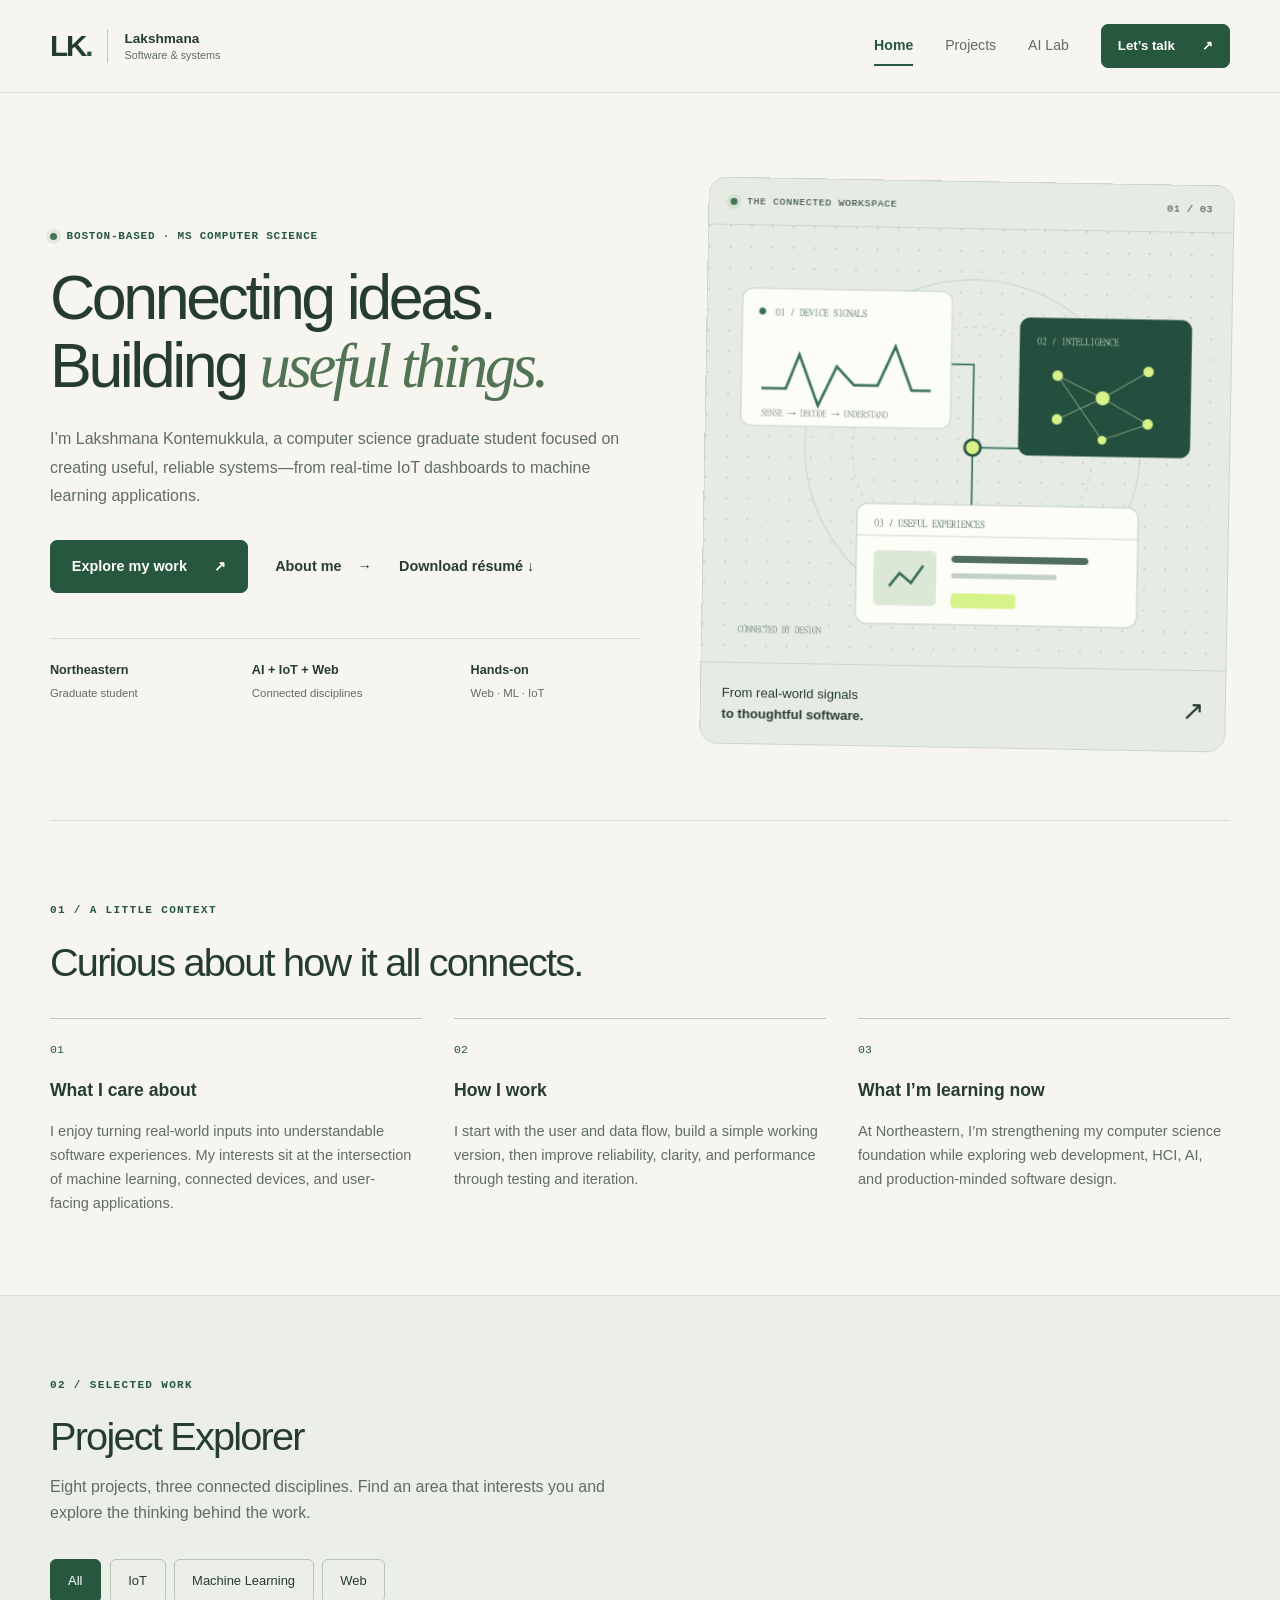
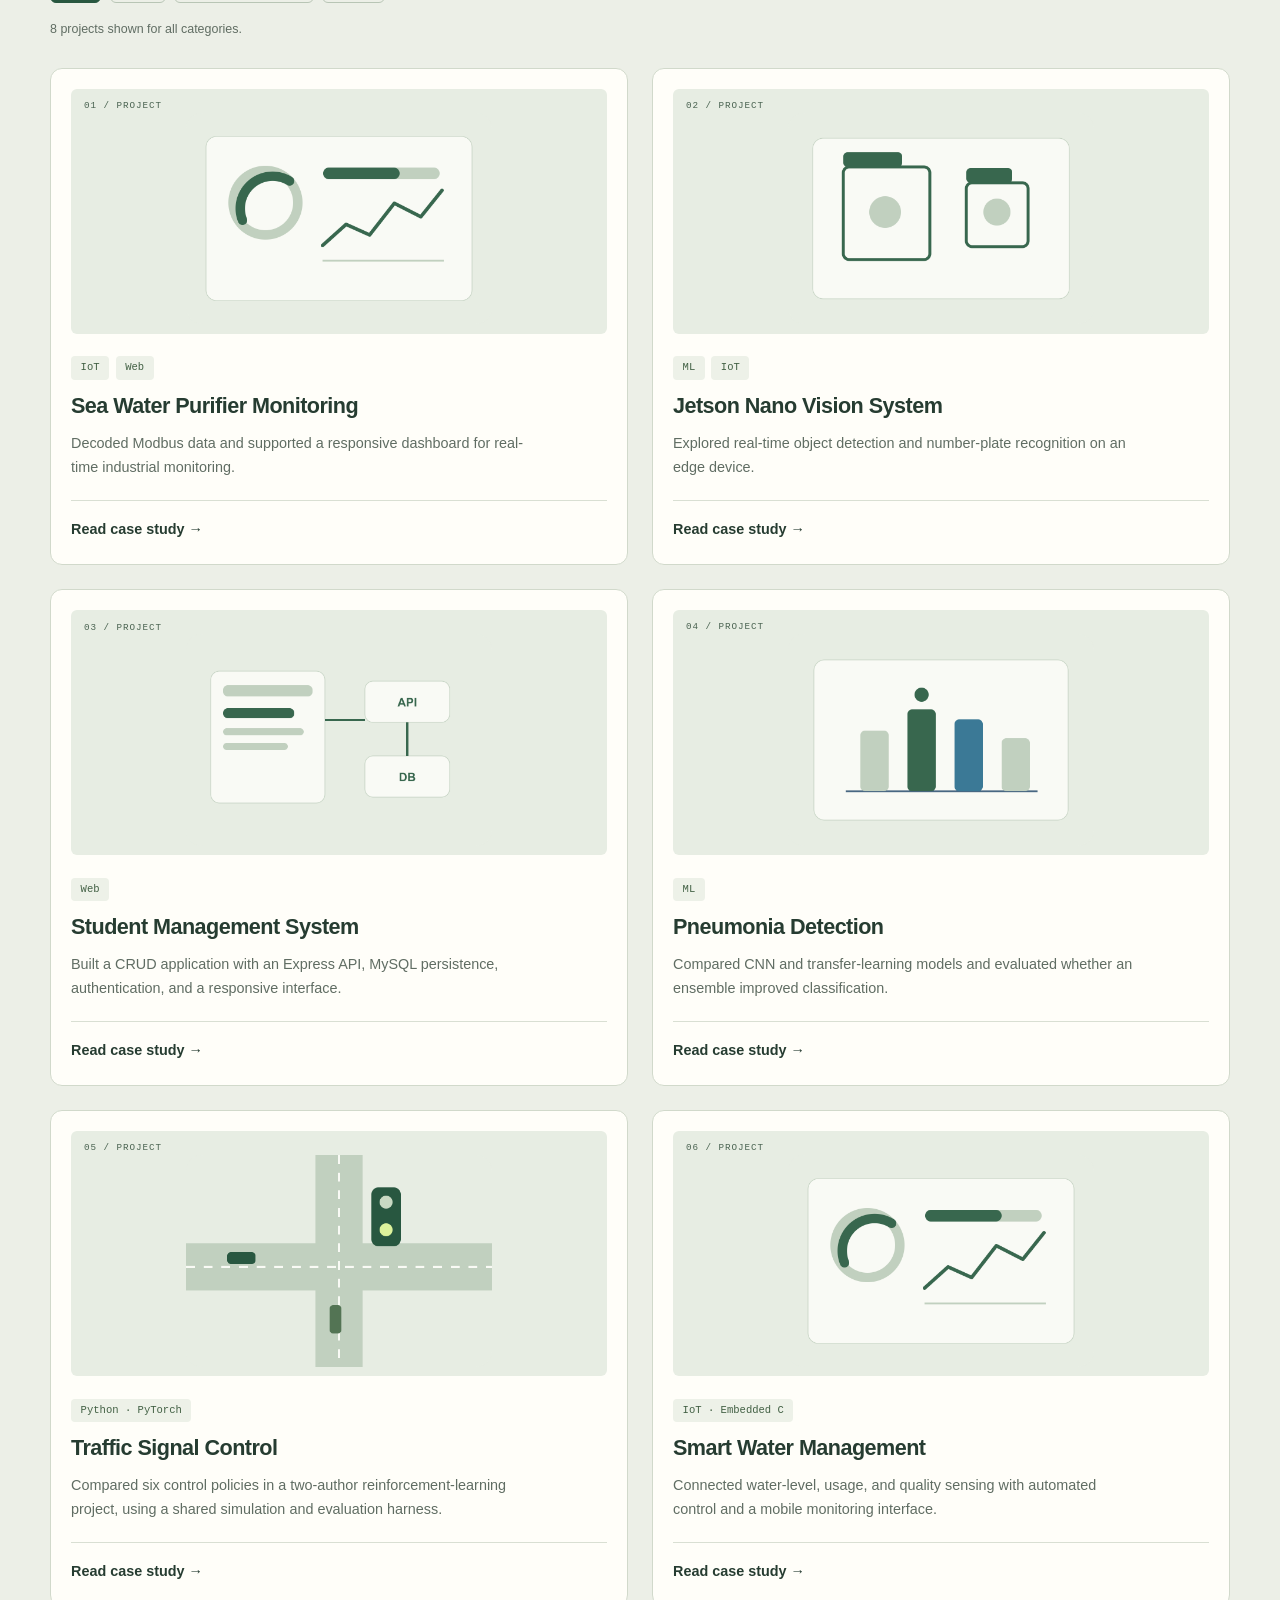
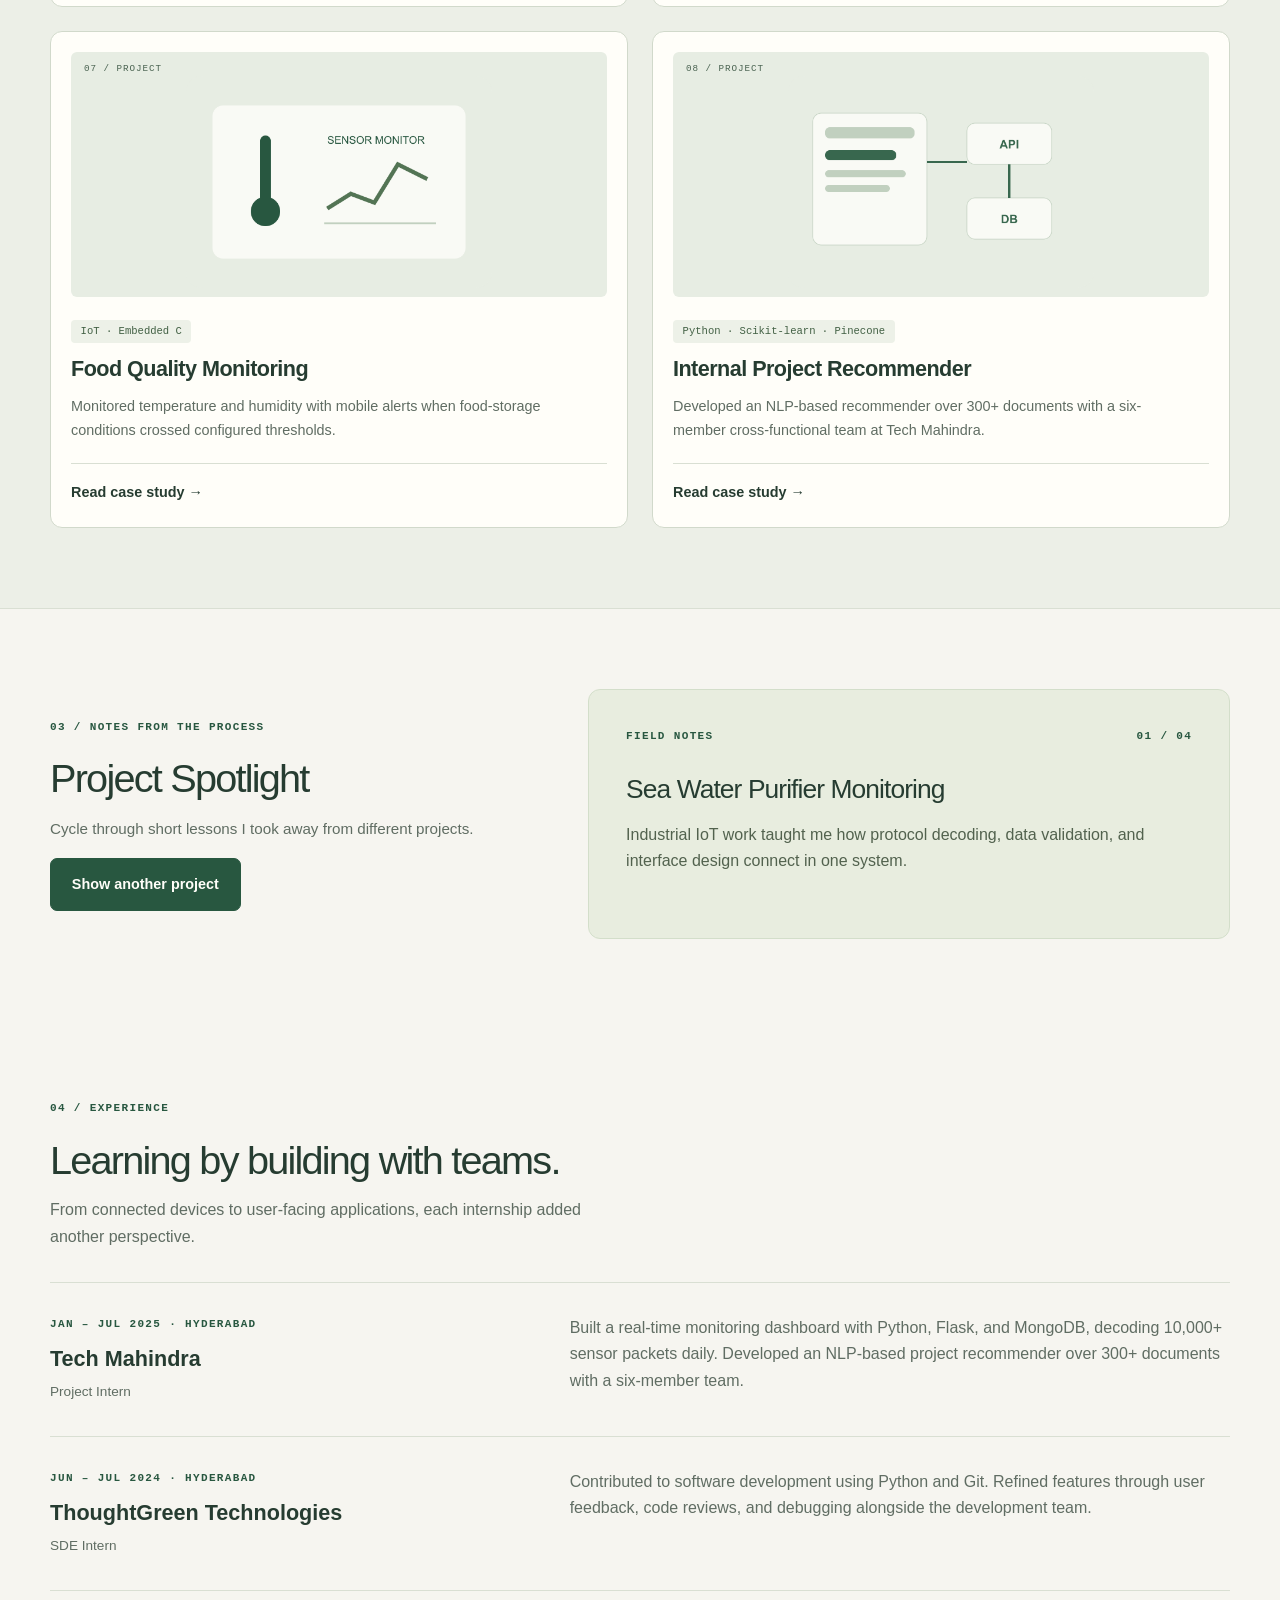
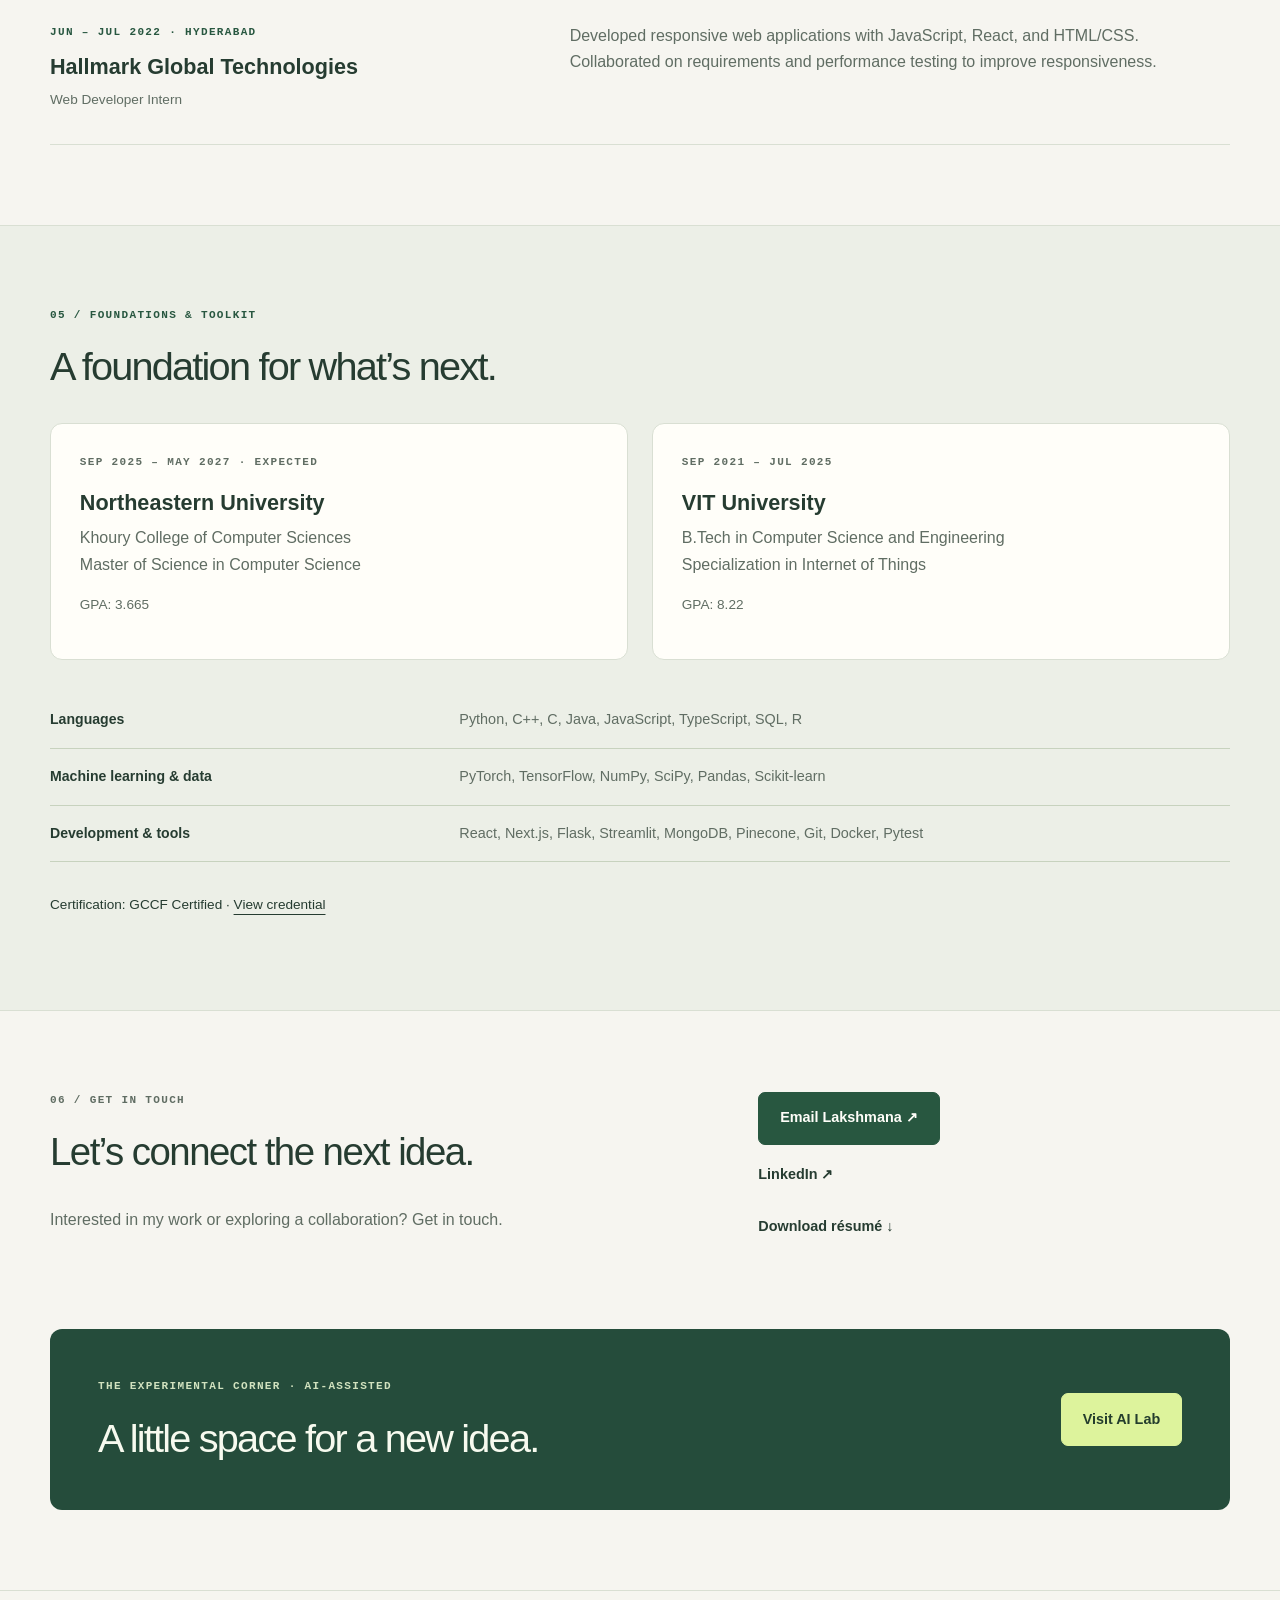
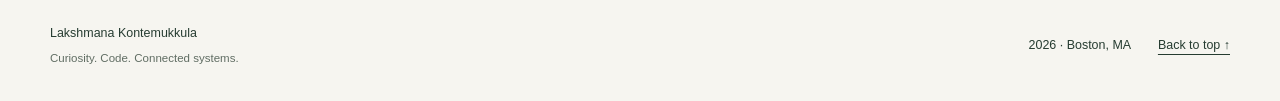
<file: index.html>
<!doctype html>
<html lang="en">
  <head>
    <meta charset="UTF-8" />
    <meta name="viewport" content="width=device-width, initial-scale=1.0" />
    <meta name="author" content="Lakshmana Kontemukkula" />
    <meta
      name="description"
      content="Lakshmana Kontemukkula's portfolio homepage featuring software, IoT, and machine learning projects."
    />
    <meta name="theme-color" content="#f6f5f0" />
    <title>Lakshmana Kontemukkula | Portfolio</title>
    <link rel="icon" href="./images/favicon.png" type="image/png" />
    <link rel="stylesheet" href="./css/styles.css" />
  </head>
  <body class="home-page">
    <a class="skip-link" href="#main-content">Skip to main content</a>

    <header class="site-header">
      <nav class="nav container" aria-label="Primary navigation">
        <a class="brand" href="./index.html" aria-label="Lakshmana home"
          >LK<span>.</span
          ><span class="brand-name"
            >Lakshmana<span class="brand-role">Software &amp; systems</span></span
          ></a
        >
        <button class="nav-toggle" type="button" aria-expanded="false" aria-controls="nav-links">
          Menu
        </button>
        <div class="nav-links" id="nav-links">
          <a class="nav-link is-active" aria-current="page" href="./index.html">Home</a>
          <a class="nav-link" href="./projects.html">Projects</a>
          <a class="nav-link" href="./ai-lab.html">AI Lab</a>
          <a class="button button-small" href="mailto:lakshmana.2003k@gmail.com"
            >Let’s talk <span aria-hidden="true">↗</span></a
          >
        </div>
      </nav>
    </header>

    <main id="main-content" tabindex="-1">
      <section class="hero container">
        <div class="hero-copy reveal">
          <p class="eyebrow">
            <span class="status-dot" aria-hidden="true"></span> Boston-based · MS Computer Science
          </p>
          <h1>Connecting ideas.<br />Building <span>useful things.</span></h1>
          <p class="hero-text">
            I’m Lakshmana Kontemukkula, a computer science graduate student focused on creating
            useful, reliable systems—from real-time IoT dashboards to machine learning applications.
          </p>
          <div class="hero-actions">
            <a class="button" href="./projects.html"
              >Explore my work <span aria-hidden="true">↗</span></a
            >
            <a class="text-link" href="#about">About me <span aria-hidden="true">→</span></a>
            <a class="text-link" href="./docs/lakshmana-resume.pdf" download>Download résumé ↓</a>
          </div>
          <ul class="quick-facts" aria-label="Quick facts">
            <li><strong>Northeastern</strong><span>Graduate student</span></li>
            <li><strong>AI + IoT + Web</strong><span>Connected disciplines</span></li>
            <li><strong>Hands-on</strong><span>Web · ML · IoT</span></li>
          </ul>
        </div>

        <div class="hero-visual reveal">
          <div class="visual-heading">
            <span class="status-dot" aria-hidden="true"></span> THE CONNECTED WORKSPACE
            <span>01 / 03</span>
          </div>
          <img
            src="./images/hero-illustration.png"
            width="600"
            height="500"
            alt="Connected workspace diagram linking device signals, machine learning, and useful web experiences"
          />
          <div class="visual-caption">
            <span>From real-world signals<br /><strong>to thoughtful software.</strong></span
            ><span class="visual-arrow" aria-hidden="true">↗</span>
          </div>
        </div>
      </section>

      <section class="section container" id="about">
        <div class="section-heading reveal">
          <p class="eyebrow">01 / A little context</p>
          <h2>Curious about how it all connects.</h2>
        </div>
        <div class="about-grid">
          <article class="glass-card reveal">
            <span class="card-number">01</span>
            <h3>What I care about</h3>
            <p>
              I enjoy turning real-world inputs into understandable software experiences. My
              interests sit at the intersection of machine learning, connected devices, and
              user-facing applications.
            </p>
          </article>
          <article class="glass-card reveal">
            <span class="card-number">02</span>
            <h3>How I work</h3>
            <p>
              I start with the user and data flow, build a simple working version, then improve
              reliability, clarity, and performance through testing and iteration.
            </p>
          </article>
          <article class="glass-card reveal">
            <span class="card-number">03</span>
            <h3>What I’m learning now</h3>
            <p>
              At Northeastern, I’m strengthening my computer science foundation while exploring web
              development, HCI, AI, and production-minded software design.
            </p>
          </article>
        </div>
      </section>

      <section class="section project-explorer" id="explorer">
        <div class="container">
          <div class="section-heading reveal">
            <p class="eyebrow">02 / Selected work</p>
            <h2>Project Explorer</h2>
            <p>
              Eight projects, three connected disciplines. Find an area that interests you and
              explore the thinking behind the work.
            </p>
          </div>

          <div class="filter-row reveal" role="group" aria-label="Filter projects by category">
            <button class="filter-button is-active" type="button" data-filter="all">All</button>
            <button class="filter-button" type="button" data-filter="iot">IoT</button>
            <button class="filter-button" type="button" data-filter="ml">Machine Learning</button>
            <button class="filter-button" type="button" data-filter="web">Web</button>
          </div>
          <p class="filter-summary" id="filter-summary" aria-live="polite">
            8 projects shown for all categories.
          </p>

          <div class="project-grid">
            <article class="project-card reveal" data-category="iot web">
              <div class="project-art">
                <img
                  src="./images/iot-dashboard.png"
                  alt="Industrial monitoring dashboard illustration"
                  width="520"
                  height="360"
                  loading="lazy"
                /><span class="art-index">01 / PROJECT</span>
              </div>
              <div class="project-tech"><span>IoT</span><span>Web</span></div>
              <h3>Sea Water Purifier Monitoring</h3>
              <p>
                Decoded Modbus data and supported a responsive dashboard for real-time industrial
                monitoring.
              </p>
              <a class="text-link" href="./projects.html#sea-water">Read case study →</a>
            </article>

            <article class="project-card reveal" data-category="ml iot">
              <div class="project-art">
                <img
                  src="./images/edge-ai.png"
                  alt="Edge vision detection illustration"
                  width="520"
                  height="360"
                  loading="lazy"
                /><span class="art-index">02 / PROJECT</span>
              </div>
              <div class="project-tech"><span>ML</span><span>IoT</span></div>
              <h3>Jetson Nano Vision System</h3>
              <p>
                Explored real-time object detection and number-plate recognition on an edge device.
              </p>
              <a class="text-link" href="./projects.html#jetson">Read case study →</a>
            </article>

            <article class="project-card reveal" data-category="web">
              <div class="project-art">
                <img
                  src="./images/web-system.png"
                  alt="Student application architecture illustration"
                  width="520"
                  height="360"
                  loading="lazy"
                /><span class="art-index">03 / PROJECT</span>
              </div>
              <div class="project-tech"><span>Web</span></div>
              <h3>Student Management System</h3>
              <p>
                Built a CRUD application with an Express API, MySQL persistence, authentication, and
                a responsive interface.
              </p>
              <a class="text-link" href="./projects.html#student-system">Read case study →</a>
            </article>

            <article class="project-card reveal" data-category="ml">
              <div class="project-art">
                <img
                  src="./images/ml-evaluation.png"
                  alt="Model evaluation chart illustration"
                  width="520"
                  height="360"
                  loading="lazy"
                /><span class="art-index">04 / PROJECT</span>
              </div>
              <div class="project-tech"><span>ML</span></div>
              <h3>Pneumonia Detection</h3>
              <p>
                Compared CNN and transfer-learning models and evaluated whether an ensemble improved
                classification.
              </p>
              <a class="text-link" href="./projects.html#pneumonia">Read case study →</a>
            </article>
            <article class="project-card reveal" data-category="ml">
              <div class="project-art">
                <img
                  src="./images/traffic-control.png"
                  width="520"
                  height="360"
                  loading="lazy"
                  alt="Concept illustration for Traffic Signal Control"
                /><span class="art-index">05 / PROJECT</span>
              </div>
              <div class="project-tech"><span>Python · PyTorch</span></div>
              <h3>Traffic Signal Control</h3>
              <p>
                Compared six control policies in a two-author reinforcement-learning project, using
                a shared simulation and evaluation harness.
              </p>
              <a class="text-link" href="./projects.html#traffic-control">Read case study →</a>
            </article>
            <article class="project-card reveal" data-category="iot">
              <div class="project-art">
                <img
                  src="./images/iot-dashboard.png"
                  width="520"
                  height="360"
                  loading="lazy"
                  alt="Concept illustration for Smart Water Management"
                /><span class="art-index">06 / PROJECT</span>
              </div>
              <div class="project-tech"><span>IoT · Embedded C</span></div>
              <h3>Smart Water Management</h3>
              <p>
                Connected water-level, usage, and quality sensing with automated control and a
                mobile monitoring interface.
              </p>
              <a class="text-link" href="./projects.html#smart-water">Read case study →</a>
            </article>
            <article class="project-card reveal" data-category="iot">
              <div class="project-art">
                <img
                  src="./images/food-quality.png"
                  width="520"
                  height="360"
                  loading="lazy"
                  alt="Concept illustration for Food Quality Monitoring"
                /><span class="art-index">07 / PROJECT</span>
              </div>
              <div class="project-tech"><span>IoT · Embedded C</span></div>
              <h3>Food Quality Monitoring</h3>
              <p>
                Monitored temperature and humidity with mobile alerts when food-storage conditions
                crossed configured thresholds.
              </p>
              <a class="text-link" href="./projects.html#food-quality">Read case study →</a>
            </article>
            <article class="project-card reveal" data-category="ml web">
              <div class="project-art">
                <img
                  src="./images/web-system.png"
                  width="520"
                  height="360"
                  loading="lazy"
                  alt="Concept illustration for Internal Project Recommender"
                /><span class="art-index">08 / PROJECT</span>
              </div>
              <div class="project-tech"><span>Python · Scikit-learn · Pinecone</span></div>
              <h3>Internal Project Recommender</h3>
              <p>
                Developed an NLP-based recommender over 300+ documents with a six-member
                cross-functional team at Tech Mahindra.
              </p>
              <a class="text-link" href="./projects.html#project-recommender">Read case study →</a>
            </article>
          </div>
        </div>
      </section>

      <section class="section container">
        <div class="spotlight-layout">
          <div class="spotlight-controls reveal">
            <p class="eyebrow">03 / Notes from the process</p>
            <h2>Project Spotlight</h2>
            <p class="hero-text">
              Cycle through short lessons I took away from different projects.
            </p>
            <button class="button" id="spotlight-button" type="button">Show another project</button>
          </div>
          <article class="spotlight-card reveal" aria-live="polite">
            <p class="eyebrow">Field notes <span id="spotlight-counter">01 / 04</span></p>
            <h3 id="spotlight-title">Sea Water Purifier Monitoring</h3>
            <p id="spotlight-text">
              Industrial IoT work taught me how protocol decoding, data validation, and interface
              design connect in one system.
            </p>
          </article>
        </div>
      </section>

      <section class="section container" id="experience" aria-labelledby="experience-title">
        <div class="section-heading">
          <p class="eyebrow">04 / Experience</p>
          <h2 id="experience-title">Learning by building with teams.</h2>
          <p>
            From connected devices to user-facing applications, each internship added another
            perspective.
          </p>
        </div>
        <div class="experience-list">
          <article class="experience-item">
            <div>
              <p class="eyebrow">Jan – Jul 2025 · Hyderabad</p>
              <h3>Tech Mahindra</h3>
              <p class="role-label">Project Intern</p>
            </div>
            <p>
              Built a real-time monitoring dashboard with Python, Flask, and MongoDB, decoding
              10,000+ sensor packets daily. Developed an NLP-based project recommender over 300+
              documents with a six-member team.
            </p>
          </article>
          <article class="experience-item">
            <div>
              <p class="eyebrow">Jun – Jul 2024 · Hyderabad</p>
              <h3>ThoughtGreen Technologies</h3>
              <p class="role-label">SDE Intern</p>
            </div>
            <p>
              Contributed to software development using Python and Git. Refined features through
              user feedback, code reviews, and debugging alongside the development team.
            </p>
          </article>
          <article class="experience-item">
            <div>
              <p class="eyebrow">Jun – Jul 2022 · Hyderabad</p>
              <h3>Hallmark Global Technologies</h3>
              <p class="role-label">Web Developer Intern</p>
            </div>
            <p>
              Developed responsive web applications with JavaScript, React, and HTML/CSS.
              Collaborated on requirements and performance testing to improve responsiveness.
            </p>
          </article>
        </div>
      </section>
      <section class="section credentials-section" aria-labelledby="education-title">
        <div class="container">
          <div class="section-heading">
            <p class="eyebrow">05 / Foundations &amp; toolkit</p>
            <h2 id="education-title">A foundation for what’s next.</h2>
          </div>
          <div class="credentials-grid">
            <article class="credential-card">
              <p class="eyebrow">Sep 2025 – May 2027 · Expected</p>
              <h3>Northeastern University</h3>
              <p>Khoury College of Computer Sciences<br />Master of Science in Computer Science</p>
              <p class="credential-detail">GPA: 3.665</p>
            </article>
            <article class="credential-card">
              <p class="eyebrow">Sep 2021 – Jul 2025</p>
              <h3>VIT University</h3>
              <p>
                B.Tech in Computer Science and Engineering<br />Specialization in Internet of Things
              </p>
              <p class="credential-detail">GPA: 8.22</p>
            </article>
          </div>
          <dl class="skills-list">
            <div>
              <dt>Languages</dt>
              <dd>Python, C++, C, Java, JavaScript, TypeScript, SQL, R</dd>
            </div>
            <div>
              <dt>Machine learning &amp; data</dt>
              <dd>PyTorch, TensorFlow, NumPy, SciPy, Pandas, Scikit-learn</dd>
            </div>
            <div>
              <dt>Development &amp; tools</dt>
              <dd>React, Next.js, Flask, Streamlit, MongoDB, Pinecone, Git, Docker, Pytest</dd>
            </div>
          </dl>
          <p class="credential-detail">
            Certification: GCCF Certified ·
            <a
              href="https://drive.google.com/file/d/1vm0TKYyyt7GO3ltUv53DxmLgmEXzrdUs/view?usp=sharing"
              >View credential</a
            >
          </p>
        </div>
      </section>
      <section class="section container" id="contact" aria-labelledby="contact-title">
        <div class="contact-panel">
          <div>
            <p class="eyebrow">06 / Get in touch</p>
            <h2 id="contact-title">Let’s connect the next idea.</h2>
            <p>Interested in my work or exploring a collaboration? Get in touch.</p>
          </div>
          <div class="contact-actions">
            <a class="button" href="mailto:lakshmana.2003k@gmail.com">Email Lakshmana ↗</a
            ><a class="text-link" href="https://linkedin.com/in/lakshmana-k-785727291">LinkedIn ↗</a
            ><a class="text-link" href="./docs/lakshmana-resume.pdf" download>Download résumé ↓</a>
          </div>
        </div>
      </section>

      <section class="section cta-section">
        <div class="container cta-card reveal">
          <div>
            <p class="eyebrow">The experimental corner · AI-assisted</p>
            <h2>A little space for a new idea.</h2>
          </div>
          <a class="button" href="./ai-lab.html">Visit AI Lab</a>
        </div>
      </section>
    </main>

    <footer class="site-footer">
      <div class="container footer-inner">
        <p>
          Lakshmana Kontemukkula<span class="footer-note">Curiosity. Code. Connected systems.</span>
        </p>
        <p>
          <span id="current-year"></span> · Boston, MA
          <a class="footer-top" href="#main-content">Back to top ↑</a>
        </p>
      </div>
    </footer>

    <script type="module" src="./js/main.js"></script>
  </body>
</html>
</file>
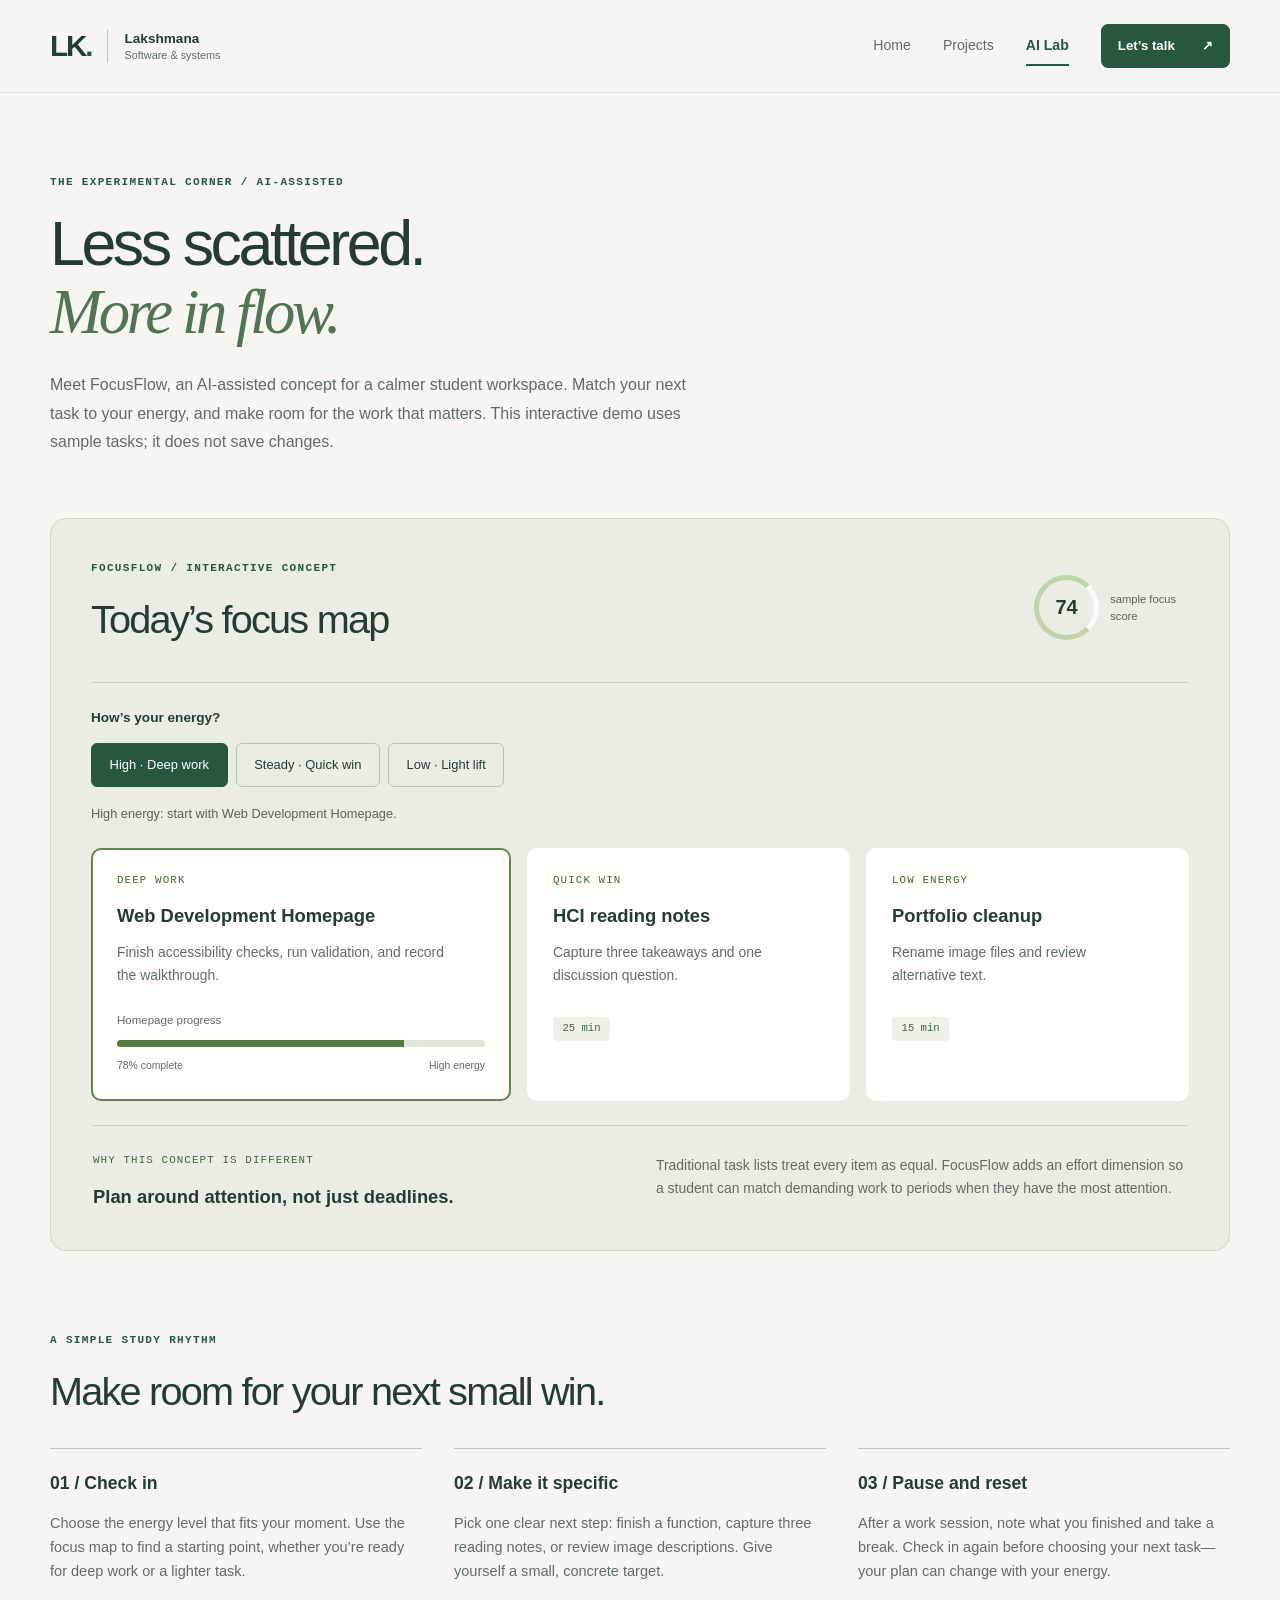
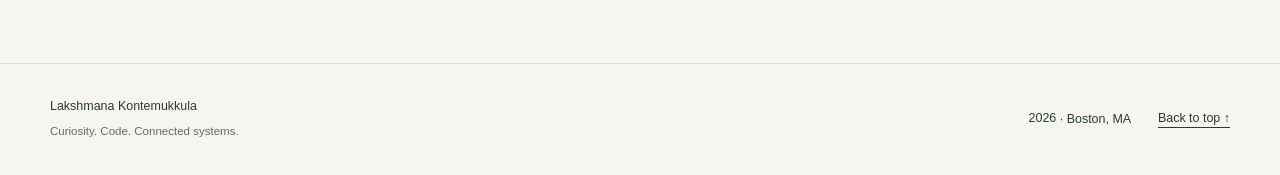
<file: ai-lab.html>
<!doctype html>
<html lang="en">
  <head>
    <meta charset="UTF-8" />
    <meta name="viewport" content="width=device-width, initial-scale=1.0" />
    <meta name="author" content="Lakshmana Kontemukkula" />
    <meta
      name="description"
      content="An AI-assisted concept page exploring a future adaptive study workspace."
    />
    <meta name="theme-color" content="#f6f5f0" />
    <title>AI Lab | Lakshmana Kontemukkula</title>
    <link rel="icon" href="./images/favicon.png" type="image/png" />
    <link rel="stylesheet" href="./css/styles.css" />
  </head>
  <body class="lab-page">
    <a class="skip-link" href="#main-content">Skip to main content</a>

    <header class="site-header">
      <nav class="nav container" aria-label="Primary navigation">
        <a class="brand" href="./index.html" aria-label="Lakshmana home"
          >LK<span>.</span
          ><span class="brand-name"
            >Lakshmana<span class="brand-role">Software &amp; systems</span></span
          ></a
        >
        <button class="nav-toggle" type="button" aria-expanded="false" aria-controls="nav-links">
          Menu
        </button>
        <div class="nav-links" id="nav-links">
          <a class="nav-link" href="./index.html">Home</a>
          <a class="nav-link" href="./projects.html">Projects</a>
          <a class="nav-link is-active" aria-current="page" href="./ai-lab.html">AI Lab</a>
          <a class="button button-small" href="mailto:lakshmana.2003k@gmail.com"
            >Let’s talk <span aria-hidden="true">↗</span></a
          >
        </div>
      </nav>
    </header>

    <main id="main-content" tabindex="-1">
      <section class="page-hero container reveal">
        <p class="eyebrow">The experimental corner / AI-assisted</p>
        <h1>Less scattered.<br /><span>More in flow.</span></h1>
        <p>
          Meet FocusFlow, an AI-assisted concept for a calmer student workspace. Match your next
          task to your energy, and make room for the work that matters. This interactive demo uses
          sample tasks; it does not save changes.
        </p>
      </section>

      <section class="section container concept-shell" aria-labelledby="concept-title">
        <div class="concept-header reveal">
          <div>
            <p class="eyebrow">FocusFlow / Interactive concept</p>
            <h2 id="concept-title">Today’s focus map</h2>
          </div>
          <div class="focus-score" role="img" aria-label="Example focus score: 74 out of 100">
            <span>74</span>
            <small>sample focus score</small>
          </div>
        </div>

        <div class="energy-toolbar">
          <p id="energy-label">How’s your energy?</p>
          <div class="energy-options" role="group" aria-labelledby="energy-label">
            <button
              class="energy-button is-active"
              type="button"
              data-energy="high"
              aria-pressed="true"
            >
              High · Deep work
            </button>
            <button class="energy-button" type="button" data-energy="medium" aria-pressed="false">
              Steady · Quick win
            </button>
            <button class="energy-button" type="button" data-energy="low" aria-pressed="false">
              Low · Light lift
            </button>
          </div>
        </div>
        <p class="energy-summary" aria-live="polite">
          High energy: start with Web Development Homepage.
        </p>
        <div class="concept-grid">
          <article
            class="concept-panel concept-primary reveal is-recommended"
            data-task-energy="high"
          >
            <p class="panel-label">Deep work</p>
            <h3>Web Development Homepage</h3>
            <p>Finish accessibility checks, run validation, and record the walkthrough.</p>
            <label class="progress-label" for="homepage-progress">Homepage progress</label>
            <progress id="homepage-progress" class="progress-track" value="78" max="100">
              78%
            </progress>
            <div class="panel-meta"><span>78% complete</span><span>High energy</span></div>
          </article>

          <article class="concept-panel reveal" data-task-energy="medium">
            <p class="panel-label">Quick win</p>
            <h3>HCI reading notes</h3>
            <p>Capture three takeaways and one discussion question.</p>
            <div class="mini-badge">25 min</div>
          </article>

          <article class="concept-panel reveal" data-task-energy="low">
            <p class="panel-label">Low energy</p>
            <h3>Portfolio cleanup</h3>
            <p>Rename image files and review alternative text.</p>
            <div class="mini-badge">15 min</div>
          </article>

          <article class="concept-panel concept-wide reveal">
            <div>
              <p class="panel-label">Why this concept is different</p>
              <h3>Plan around attention, not just deadlines.</h3>
            </div>
            <p>
              Traditional task lists treat every item as equal. FocusFlow adds an effort dimension
              so a student can match demanding work to periods when they have the most attention.
            </p>
          </article>
        </div>
      </section>

      <section class="section container">
        <div class="section-heading reveal">
          <p class="eyebrow">A simple study rhythm</p>
          <h2>Make room for your next small win.</h2>
        </div>
        <div class="about-grid">
          <article class="glass-card reveal">
            <h3>01 / Check in</h3>
            <p>
              Choose the energy level that fits your moment. Use the focus map to find a starting
              point, whether you’re ready for deep work or a lighter task.
            </p>
          </article>
          <article class="glass-card reveal">
            <h3>02 / Make it specific</h3>
            <p>
              Pick one clear next step: finish a function, capture three reading notes, or review
              image descriptions. Give yourself a small, concrete target.
            </p>
          </article>
          <article class="glass-card reveal">
            <h3>03 / Pause and reset</h3>
            <p>
              After a work session, note what you finished and take a break. Check in again before
              choosing your next task—your plan can change with your energy.
            </p>
          </article>
        </div>
      </section>
    </main>

    <footer class="site-footer">
      <div class="container footer-inner">
        <p>
          Lakshmana Kontemukkula<span class="footer-note">Curiosity. Code. Connected systems.</span>
        </p>
        <p>
          <span id="current-year"></span> · Boston, MA
          <a class="footer-top" href="#main-content">Back to top ↑</a>
        </p>
      </div>
    </footer>

    <script type="module" src="./js/main.js"></script>
  </body>
</html>
</file>
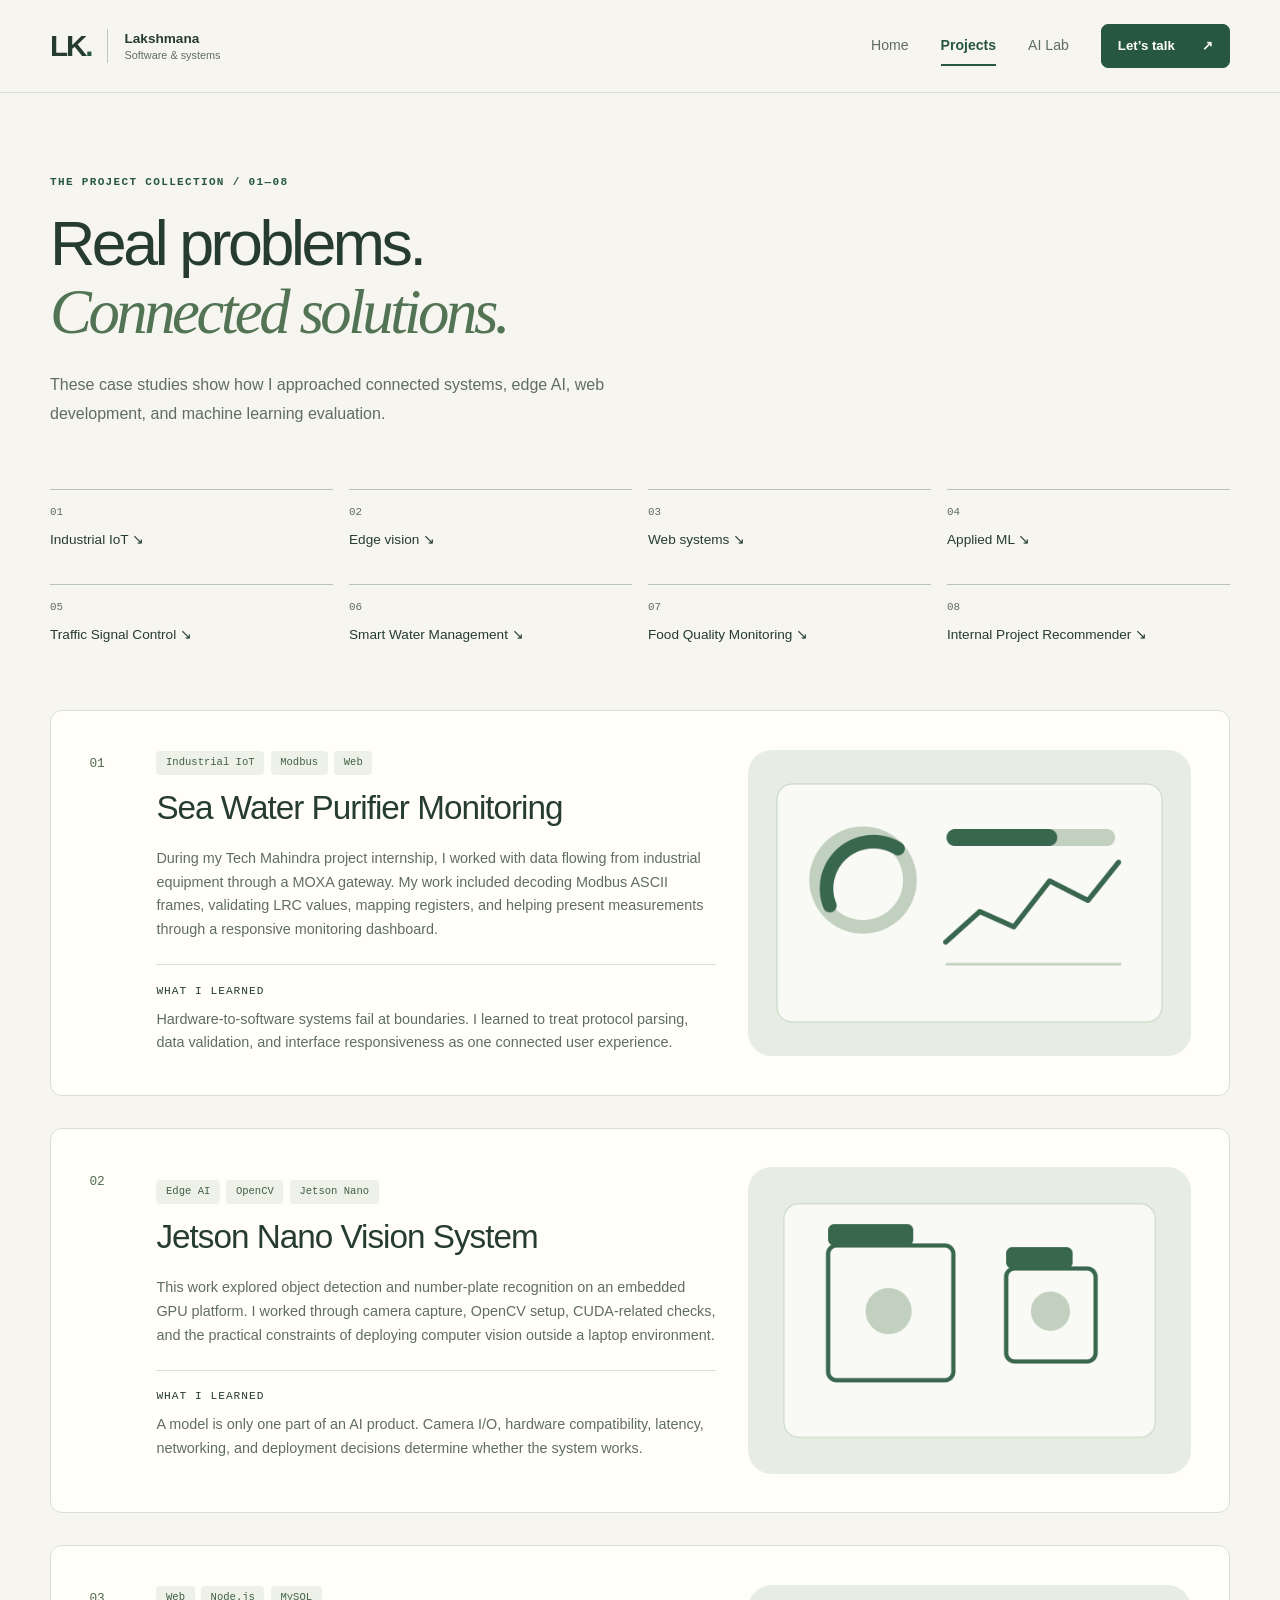
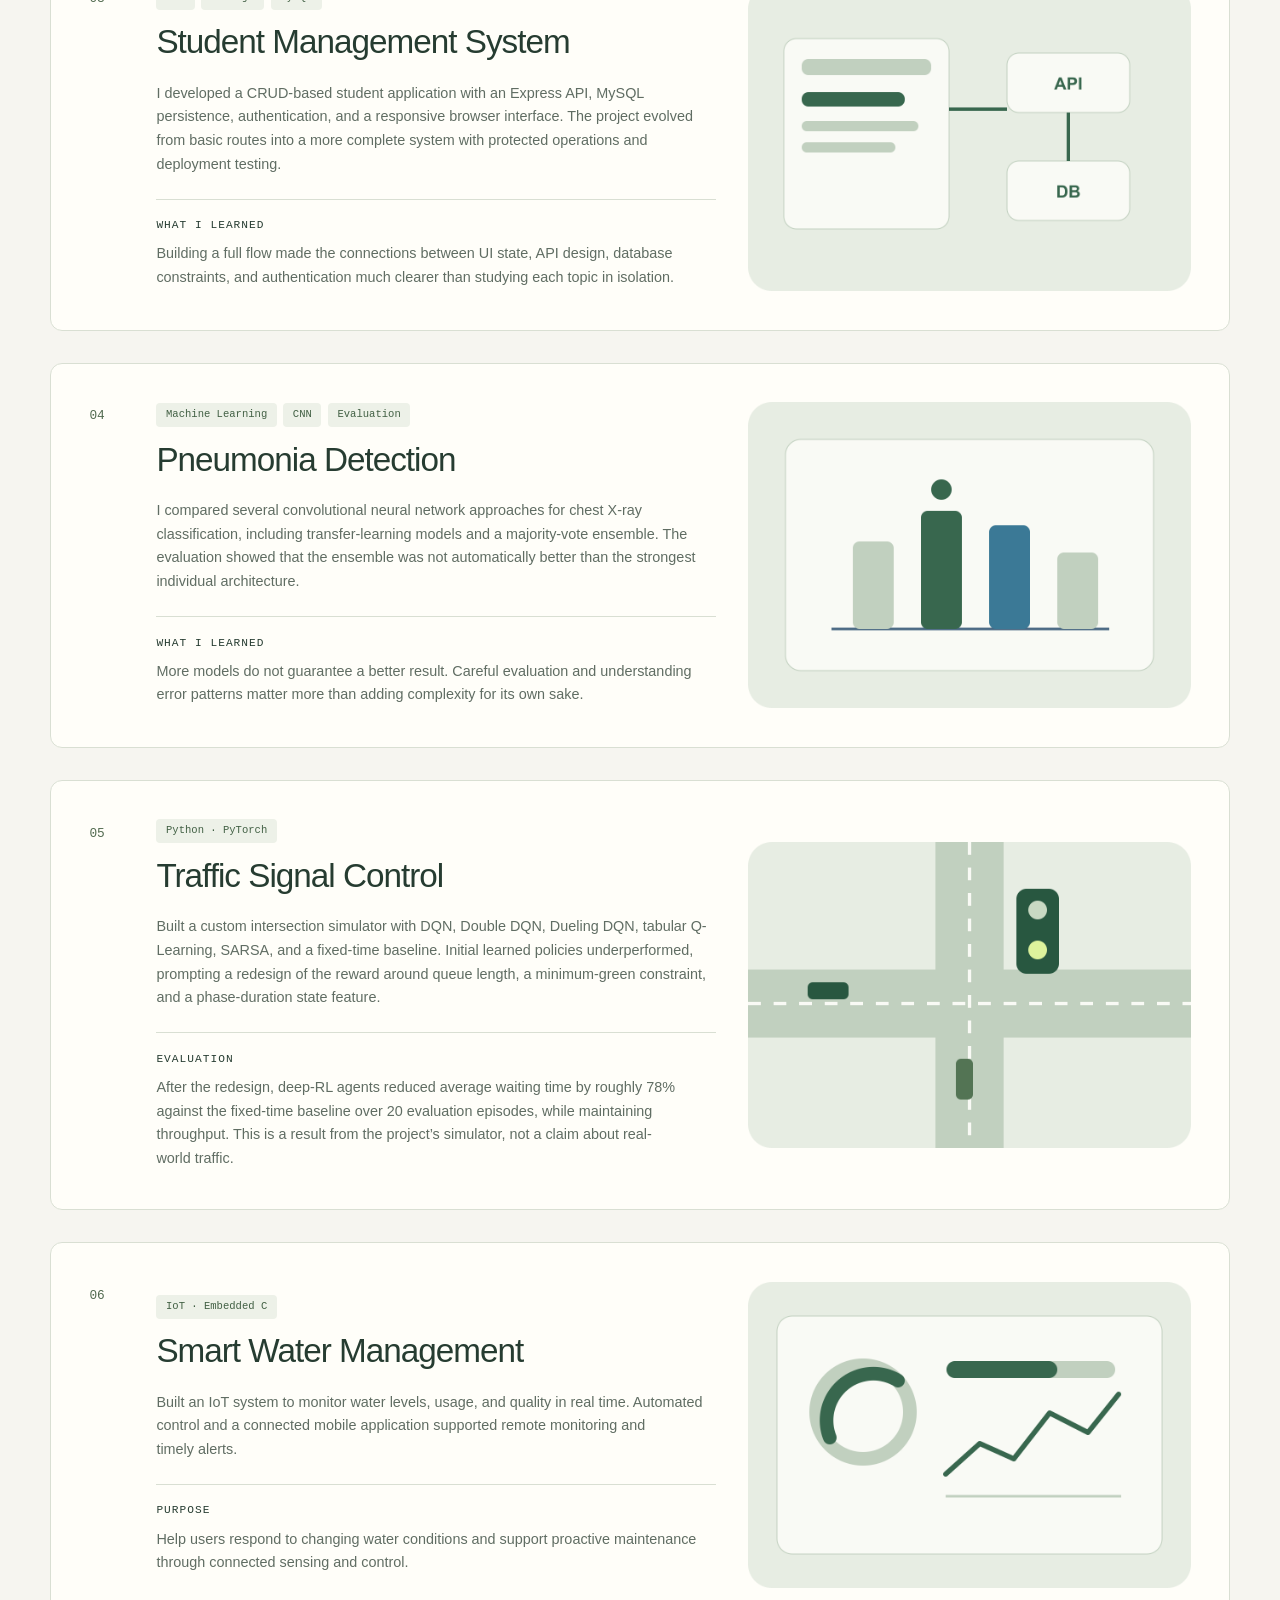
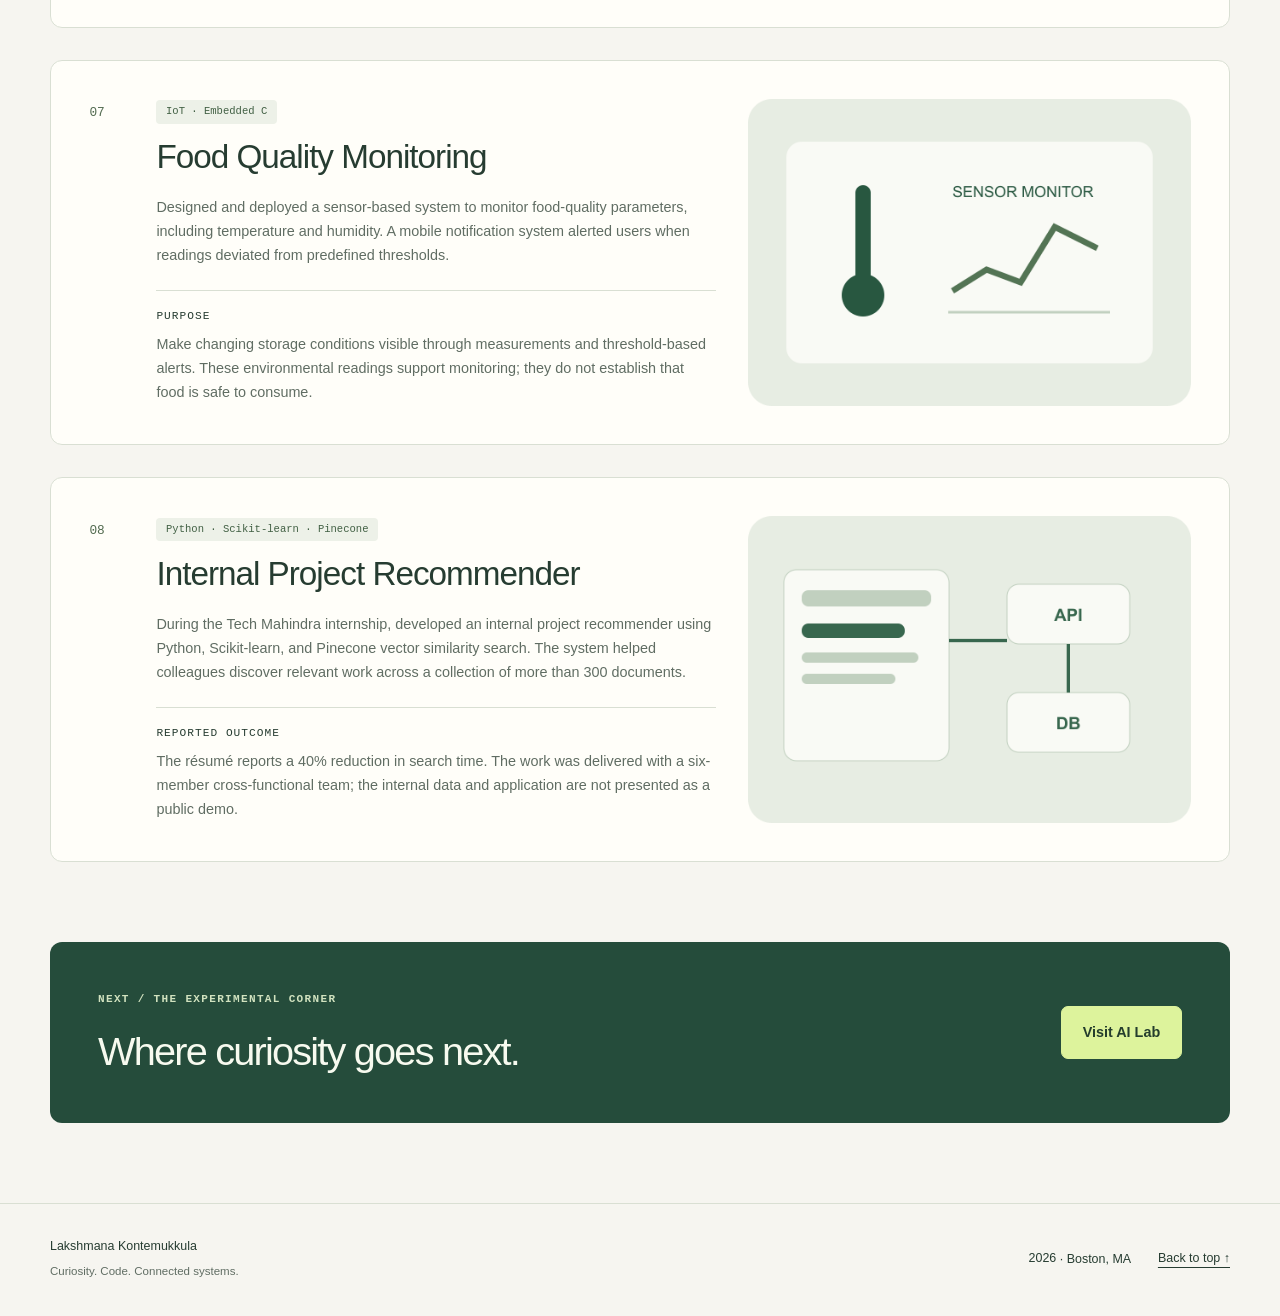
<file: projects.html>
<!doctype html>
<html lang="en">
  <head>
    <meta charset="UTF-8" />
    <meta name="viewport" content="width=device-width, initial-scale=1.0" />
    <meta name="author" content="Lakshmana Kontemukkula" />
    <meta
      name="description"
      content="Selected software, IoT, and machine learning projects by Lakshmana Kontemukkula."
    />
    <meta name="theme-color" content="#f6f5f0" />
    <title>Projects | Lakshmana Kontemukkula</title>
    <link rel="icon" href="./images/favicon.png" type="image/png" />
    <link rel="stylesheet" href="./css/styles.css" />
  </head>
  <body class="projects-page">
    <a class="skip-link" href="#main-content">Skip to main content</a>

    <header class="site-header">
      <nav class="nav container" aria-label="Primary navigation">
        <a class="brand" href="./index.html" aria-label="Lakshmana home"
          >LK<span>.</span
          ><span class="brand-name"
            >Lakshmana<span class="brand-role">Software &amp; systems</span></span
          ></a
        >
        <button class="nav-toggle" type="button" aria-expanded="false" aria-controls="nav-links">
          Menu
        </button>
        <div class="nav-links" id="nav-links">
          <a class="nav-link" href="./index.html">Home</a>
          <a class="nav-link is-active" aria-current="page" href="./projects.html">Projects</a>
          <a class="nav-link" href="./ai-lab.html">AI Lab</a>
          <a class="button button-small" href="mailto:lakshmana.2003k@gmail.com"
            >Let’s talk <span aria-hidden="true">↗</span></a
          >
        </div>
      </nav>
    </header>

    <main id="main-content" tabindex="-1">
      <section class="page-hero container reveal">
        <p class="eyebrow">The project collection / 01—08</p>
        <h1>Real problems.<br /><span>Connected solutions.</span></h1>
        <p>
          These case studies show how I approached connected systems, edge AI, web development, and
          machine learning evaluation.
        </p>
      </section>

      <nav class="project-jump container" aria-label="Jump to a project">
        <a href="#sea-water"><span>01</span> Industrial IoT ↘</a>
        <a href="#jetson"><span>02</span> Edge vision ↘</a>
        <a href="#student-system"><span>03</span> Web systems ↘</a>
        <a href="#pneumonia"><span>04</span> Applied ML ↘</a>
        <a href="#traffic-control"><span>05</span> Traffic Signal Control ↘</a
        ><a href="#smart-water"><span>06</span> Smart Water Management ↘</a
        ><a href="#food-quality"><span>07</span> Food Quality Monitoring ↘</a
        ><a href="#project-recommender"><span>08</span> Internal Project Recommender ↘</a>
      </nav>
      <section class="case-study-list container" aria-label="Project case studies">
        <article class="case-study reveal" id="sea-water">
          <div class="case-study-index">01</div>
          <div class="case-study-copy">
            <div class="project-tech">
              <span>Industrial IoT</span><span>Modbus</span><span>Web</span>
            </div>
            <h2>Sea Water Purifier Monitoring</h2>
            <p>
              During my Tech Mahindra project internship, I worked with data flowing from industrial
              equipment through a MOXA gateway. My work included decoding Modbus ASCII frames,
              validating LRC values, mapping registers, and helping present measurements through a
              responsive monitoring dashboard.
            </p>
            <h3>What I learned</h3>
            <p>
              Hardware-to-software systems fail at boundaries. I learned to treat protocol parsing,
              data validation, and interface responsiveness as one connected user experience.
            </p>
          </div>
          <img
            class="case-study-image"
            width="520"
            height="360"
            loading="lazy"
            src="./images/iot-dashboard.png"
            alt="Illustration of an industrial IoT monitoring dashboard"
          />
        </article>

        <article class="case-study reveal" id="jetson">
          <div class="case-study-index">02</div>
          <div class="case-study-copy">
            <div class="project-tech">
              <span>Edge AI</span><span>OpenCV</span><span>Jetson Nano</span>
            </div>
            <h2>Jetson Nano Vision System</h2>
            <p>
              This work explored object detection and number-plate recognition on an embedded GPU
              platform. I worked through camera capture, OpenCV setup, CUDA-related checks, and the
              practical constraints of deploying computer vision outside a laptop environment.
            </p>
            <h3>What I learned</h3>
            <p>
              A model is only one part of an AI product. Camera I/O, hardware compatibility,
              latency, networking, and deployment decisions determine whether the system works.
            </p>
          </div>
          <img
            class="case-study-image"
            width="520"
            height="360"
            loading="lazy"
            src="./images/edge-ai.png"
            alt="Illustration of edge AI object detection on a camera feed"
          />
        </article>

        <article class="case-study reveal" id="student-system">
          <div class="case-study-index">03</div>
          <div class="case-study-copy">
            <div class="project-tech"><span>Web</span><span>Node.js</span><span>MySQL</span></div>
            <h2>Student Management System</h2>
            <p>
              I developed a CRUD-based student application with an Express API, MySQL persistence,
              authentication, and a responsive browser interface. The project evolved from basic
              routes into a more complete system with protected operations and deployment testing.
            </p>
            <h3>What I learned</h3>
            <p>
              Building a full flow made the connections between UI state, API design, database
              constraints, and authentication much clearer than studying each topic in isolation.
            </p>
          </div>
          <img
            class="case-study-image"
            width="520"
            height="360"
            loading="lazy"
            src="./images/web-system.png"
            alt="Illustration of a web application connected to an API and database"
          />
        </article>

        <article class="case-study reveal" id="pneumonia">
          <div class="case-study-index">04</div>
          <div class="case-study-copy">
            <div class="project-tech">
              <span>Machine Learning</span><span>CNN</span><span>Evaluation</span>
            </div>
            <h2>Pneumonia Detection</h2>
            <p>
              I compared several convolutional neural network approaches for chest X-ray
              classification, including transfer-learning models and a majority-vote ensemble. The
              evaluation showed that the ensemble was not automatically better than the strongest
              individual architecture.
            </p>
            <h3>What I learned</h3>
            <p>
              More models do not guarantee a better result. Careful evaluation and understanding
              error patterns matter more than adding complexity for its own sake.
            </p>
          </div>
          <img
            class="case-study-image"
            width="520"
            height="360"
            loading="lazy"
            src="./images/ml-evaluation.png"
            alt="Illustration of machine learning model comparison charts"
          />
        </article>
        <article class="case-study reveal" id="traffic-control">
          <div class="case-study-index">05</div>
          <div class="case-study-copy">
            <div class="project-tech"><span>Python · PyTorch</span></div>
            <h2>Traffic Signal Control</h2>
            <p>
              Built a custom intersection simulator with DQN, Double DQN, Dueling DQN, tabular
              Q-Learning, SARSA, and a fixed-time baseline. Initial learned policies underperformed,
              prompting a redesign of the reward around queue length, a minimum-green constraint,
              and a phase-duration state feature.
            </p>
            <h3>Evaluation</h3>
            <p>
              After the redesign, deep-RL agents reduced average waiting time by roughly 78% against
              the fixed-time baseline over 20 evaluation episodes, while maintaining throughput.
              This is a result from the project’s simulator, not a claim about real-world traffic.
            </p>
          </div>
          <img
            class="case-study-image"
            width="520"
            height="360"
            loading="lazy"
            src="./images/traffic-control.png"
            alt="Concept illustration for Traffic Signal Control"
          />
        </article>
        <article class="case-study reveal" id="smart-water">
          <div class="case-study-index">06</div>
          <div class="case-study-copy">
            <div class="project-tech"><span>IoT · Embedded C</span></div>
            <h2>Smart Water Management</h2>
            <p>
              Built an IoT system to monitor water levels, usage, and quality in real time.
              Automated control and a connected mobile application supported remote monitoring and
              timely alerts.
            </p>
            <h3>Purpose</h3>
            <p>
              Help users respond to changing water conditions and support proactive maintenance
              through connected sensing and control.
            </p>
          </div>
          <img
            class="case-study-image"
            width="520"
            height="360"
            loading="lazy"
            src="./images/iot-dashboard.png"
            alt="Concept illustration for Smart Water Management"
          />
        </article>
        <article class="case-study reveal" id="food-quality">
          <div class="case-study-index">07</div>
          <div class="case-study-copy">
            <div class="project-tech"><span>IoT · Embedded C</span></div>
            <h2>Food Quality Monitoring</h2>
            <p>
              Designed and deployed a sensor-based system to monitor food-quality parameters,
              including temperature and humidity. A mobile notification system alerted users when
              readings deviated from predefined thresholds.
            </p>
            <h3>Purpose</h3>
            <p>
              Make changing storage conditions visible through measurements and threshold-based
              alerts. These environmental readings support monitoring; they do not establish that
              food is safe to consume.
            </p>
          </div>
          <img
            class="case-study-image"
            width="520"
            height="360"
            loading="lazy"
            src="./images/food-quality.png"
            alt="Concept illustration for Food Quality Monitoring"
          />
        </article>
        <article class="case-study reveal" id="project-recommender">
          <div class="case-study-index">08</div>
          <div class="case-study-copy">
            <div class="project-tech"><span>Python · Scikit-learn · Pinecone</span></div>
            <h2>Internal Project Recommender</h2>
            <p>
              During the Tech Mahindra internship, developed an internal project recommender using
              Python, Scikit-learn, and Pinecone vector similarity search. The system helped
              colleagues discover relevant work across a collection of more than 300 documents.
            </p>
            <h3>Reported outcome</h3>
            <p>
              The résumé reports a 40% reduction in search time. The work was delivered with a
              six-member cross-functional team; the internal data and application are not presented
              as a public demo.
            </p>
          </div>
          <img
            class="case-study-image"
            width="520"
            height="360"
            loading="lazy"
            src="./images/web-system.png"
            alt="Concept illustration for Internal Project Recommender"
          />
        </article>
      </section>

      <section class="section cta-section">
        <div class="container cta-card reveal">
          <div>
            <p class="eyebrow">Next / The experimental corner</p>
            <h2>Where curiosity goes next.</h2>
          </div>
          <a class="button" href="./ai-lab.html">Visit AI Lab</a>
        </div>
      </section>
    </main>

    <footer class="site-footer">
      <div class="container footer-inner">
        <p>
          Lakshmana Kontemukkula<span class="footer-note">Curiosity. Code. Connected systems.</span>
        </p>
        <p>
          <span id="current-year"></span> · Boston, MA
          <a class="footer-top" href="#main-content">Back to top ↑</a>
        </p>
      </div>
    </footer>

    <script type="module" src="./js/main.js"></script>
  </body>
</html>
</file>
<file: css/styles.css>
/* Shared foundations */
:root {
  --bg: #f6f5f0;
  --surface: #fffef9;
  --text: #263c31;
  --muted: #606d63;
  --accent: #285740;
  --lime: #ddf39c;
  --line: #d9dfd3;
  --radius: 18px;
  --max-width: 1180px;
}
* {
  box-sizing: border-box;
}
html {
  scroll-behavior: smooth;
  scroll-padding-top: 110px;
}
body {
  margin: 0;
  color: var(--text);
  background: var(--bg);
  font-family: "Segoe UI", Arial, sans-serif;
  line-height: 1.65;
  -webkit-font-smoothing: antialiased;
}
img {
  display: block;
  max-width: 100%;
  height: auto;
}
a {
  color: inherit;
  text-underline-offset: 5px;
}
button {
  font: inherit;
  cursor: pointer;
}
button,
a {
  -webkit-tap-highlight-color: transparent;
}
button:focus-visible,
a:focus-visible {
  outline: 3px solid #925322;
  outline-offset: 5px;
}
::selection {
  color: var(--text);
  background: var(--lime);
}
h1,
h2,
h3,
p {
  margin-top: 0;
}
h1,
h2,
h3 {
  text-wrap: balance;
}
h2,
h3 {
  line-height: 1.2;
}
p {
  text-wrap: pretty;
}
.container {
  width: min(calc(100% - 5rem), var(--max-width));
  margin-inline: auto;
}
.skip-link {
  position: fixed;
  top: -100px;
  left: 1rem;
  z-index: 100;
  padding: 0.8rem 1.2rem;
  color: white;
  background: var(--accent);
  border-radius: 8px;
}
.skip-link:focus {
  top: 1rem;
}
[id] {
  scroll-margin-top: 110px;
}

/* Navigation is available without JavaScript. */
.site-header {
  position: sticky;
  top: 0;
  z-index: 50;
  background: rgb(246 245 240 / 96%);
  border-bottom: 1px solid var(--line);
  backdrop-filter: blur(16px);
}
.nav {
  min-height: 92px;
  display: flex;
  justify-content: space-between;
  align-items: center;
  gap: 1.5rem;
}
.brand {
  display: flex;
  align-items: center;
  font-size: 1.85rem;
  font-weight: 750;
  letter-spacing: -0.07em;
  text-decoration: none;
}
.brand > span:first-child {
  color: var(--accent);
}
.brand-name {
  margin-left: 1rem;
  padding-left: 1rem;
  border-left: 1px solid #bdc8bd;
  font-size: 0.85rem;
  letter-spacing: 0;
  line-height: 1.4;
}
.brand-role {
  display: block;
  font-size: 0.68rem;
  color: var(--muted);
  font-weight: 400;
}
.nav-links {
  display: flex;
  align-items: center;
  gap: 2rem;
}
.nav-link {
  display: inline-flex;
  align-items: center;
  min-height: 44px;
  text-decoration: none;
  font-size: 0.88rem;
  color: var(--muted);
  position: relative;
}
.nav-link.is-active {
  color: var(--accent);
  font-weight: 650;
}
.nav-link.is-active::after {
  content: "";
  position: absolute;
  bottom: 2px;
  height: 2px;
  left: 0;
  right: 0;
  background: var(--accent);
}
.nav-link:hover {
  color: var(--accent);
}
.nav-toggle {
  display: none;
  border: 1px solid var(--line);
  border-radius: 8px;
  background: var(--surface);
  color: var(--text);
  min-height: 44px;
  padding: 0.5rem 1rem;
}
.button {
  display: inline-flex;
  align-items: center;
  justify-content: center;
  gap: 1.7rem;
  padding: 0.85rem 1.3rem;
  min-height: 48px;
  border: 1px solid var(--accent);
  border-radius: 7px;
  background: var(--accent);
  color: #fffef9;
  font-size: 0.9rem;
  font-weight: 600;
  text-decoration: none;
  transition:
    background 180ms,
    transform 180ms;
}
.button:hover {
  background: #163c2a;
  transform: translateY(-2px);
}
.button-small {
  padding: 0.6rem 1rem;
  min-height: 44px;
  font-size: 0.83rem;
}
.text-link {
  display: inline-flex;
  align-items: center;
  gap: 1rem;
  min-height: 44px;
  font-weight: 600;
  font-size: 0.9rem;
  text-decoration: none;
}
.text-link:hover {
  text-decoration: underline;
}

/* Introduction and connected workspace illustration */
.hero {
  display: grid;
  grid-template-columns: 1.12fr 1fr;
  align-items: center;
  gap: 4rem;
  padding-block: 5.5rem 4.5rem;
}
.eyebrow {
  font-family: "Consolas", "Courier New", monospace;
  font-size: 0.69rem;
  font-weight: 600;
  letter-spacing: 0.12em;
  text-transform: uppercase;
  color: var(--accent);
  margin: 0 0 1.2rem;
}
.hero .eyebrow {
  display: flex;
  align-items: center;
  gap: 0.6rem;
  letter-spacing: 0.07em;
}
.status-dot {
  display: inline-block;
  width: 7px;
  height: 7px;
  flex-shrink: 0;
  border-radius: 50%;
  background: #477652;
  box-shadow: 0 0 0 4px rgb(71 118 82 / 10%);
}
.hero h1,
.page-hero h1 {
  font-size: clamp(3rem, 4.9vw, 4.65rem);
  font-weight: 500;
  line-height: 1.08;
  letter-spacing: -0.055em;
  margin: 0 0 1.5rem;
}
.hero h1 span,
.page-hero h1 span {
  color: #537454;
  font-family: Georgia, "Times New Roman", serif;
  font-style: italic;
  font-weight: 400;
}
.hero-text,
.page-hero > p:last-child {
  color: var(--muted);
  font-size: 1rem;
  max-width: 640px;
  line-height: 1.8;
}
.hero-actions {
  display: flex;
  flex-wrap: wrap;
  align-items: center;
  gap: 1.7rem;
  margin-top: 1.8rem;
}
.quick-facts {
  display: grid;
  grid-template-columns: 1.1fr 1.2fr 1fr;
  gap: 1rem;
  list-style: none;
  margin: 2.8rem 0 0;
  padding: 1.3rem 0 0;
  border-top: 1px solid var(--line);
}
.quick-facts strong,
.quick-facts span {
  display: block;
}
.quick-facts strong {
  font-size: 0.79rem;
  font-weight: 650;
}
.quick-facts span {
  font-size: 0.71rem;
  color: var(--muted);
  margin-top: 0.2rem;
}
.hero-visual {
  border: 1px solid #cdd6c8;
  border-radius: var(--radius);
  overflow: hidden;
  background: #e6ece3;
  transform: rotate(1deg);
}
.visual-heading {
  display: flex;
  align-items: center;
  gap: 0.6rem;
  padding: 1.1rem 1.3rem;
  border-bottom: 1px solid #cdd6c8;
  font:
    0.62rem "Consolas",
    monospace;
  letter-spacing: 0.06em;
}
.visual-heading > span:last-child {
  margin-left: auto;
}
.hero-visual img {
  width: 100%;
}
.visual-caption {
  display: flex;
  justify-content: space-between;
  align-items: center;
  gap: 1rem;
  border-top: 1px solid #cdd6c8;
  padding: 1.1rem 1.3rem;
  font-size: 0.82rem;
}
.visual-caption strong {
  font-weight: 600;
}
.visual-arrow {
  font-size: 1.7rem;
}

/* Shared sections and illustrated project collection */
.section {
  padding-block: 5rem;
}
#about {
  border-top: 1px solid var(--line);
}
.section-heading {
  max-width: 700px;
  margin-bottom: 2rem;
}
.section-heading h2,
.cta-card h2,
.concept-header h2,
.spotlight-controls h2 {
  font-size: clamp(1.85rem, 3.1vw, 2.8rem);
  font-weight: 500;
  letter-spacing: -0.045em;
  margin: 0 0 0.8rem;
}
.section-heading > p:last-child {
  color: var(--muted);
  max-width: 570px;
}
.about-grid {
  display: grid;
  grid-template-columns: repeat(3, minmax(0, 1fr));
  gap: 2rem;
}
.glass-card {
  padding: 1.5rem 0 0;
  border-top: 1px solid #bac9b7;
}
.card-number {
  font:
    0.72rem "Consolas",
    monospace;
  color: var(--accent);
  display: block;
  margin-bottom: 1.5rem;
}
.glass-card h3 {
  font-size: 1.1rem;
  font-weight: 600;
}
.glass-card p {
  color: var(--muted);
  font-size: 0.91rem;
  margin-bottom: 0;
}
.project-explorer {
  background: #ecefe7;
  border-block: 1px solid var(--line);
}
.filter-row {
  display: flex;
  flex-wrap: wrap;
  gap: 0.5rem;
  margin-bottom: 1rem;
}
.filter-button,
.energy-button {
  min-height: 44px;
  padding: 0.6rem 1.1rem;
  font-size: 0.81rem;
  color: var(--text);
  background: transparent;
  border: 1px solid #b8c5b5;
  border-radius: 6px;
  transition: background 180ms;
}
.filter-button:hover,
.energy-button:hover {
  background: #dce5d5;
}
.filter-button.is-active,
.energy-button.is-active {
  background: var(--accent);
  border-color: var(--accent);
  color: white;
}
.filter-summary {
  font-size: 0.78rem;
  color: var(--muted);
  margin-bottom: 1.8rem;
}
.project-grid {
  display: grid;
  grid-template-columns: repeat(2, minmax(0, 1fr));
  gap: 1.5rem;
}
.project-card {
  display: flex;
  flex-direction: column;
  padding: 1.25rem;
  border: 1px solid #d1d9cb;
  border-radius: 12px;
  background: var(--surface);
  transition:
    transform 200ms,
    box-shadow 200ms;
}
.project-card:hover {
  transform: translateY(-4px);
  box-shadow: 0 12px 28px rgb(38 60 49 / 7%);
}
.project-card[hidden] {
  display: none;
}
.project-art {
  position: relative;
  border-radius: 6px;
  background: #e7ede3;
  margin-bottom: 1.4rem;
  overflow: hidden;
}
.project-art img {
  width: 100%;
  height: 245px;
  object-fit: contain;
  padding: 1.5rem 2rem 0.6rem;
  transition: transform 350ms;
}
.project-card:hover .project-art img {
  transform: scale(1.035);
}
.art-index {
  position: absolute;
  top: 0.7rem;
  left: 0.85rem;
  font:
    0.58rem "Consolas",
    monospace;
  letter-spacing: 0.1em;
  color: #4a6351;
}
.project-tech {
  display: flex;
  flex-wrap: wrap;
  gap: 0.4rem;
  margin-bottom: 0.8rem;
}
.project-tech span,
.mini-badge {
  padding: 0.25rem 0.6rem;
  border-radius: 4px;
  color: #426044;
  background: #edf1e8;
  font:
    0.66rem "Consolas",
    monospace;
  line-height: 1.5;
}
.project-card h3 {
  font-size: 1.35rem;
  font-weight: 550;
  letter-spacing: -0.025em;
  margin: 0 0 0.8rem;
}
.project-card p {
  color: var(--muted);
  font-size: 0.9rem;
  max-width: 470px;
  margin-bottom: 1.3rem;
}
.project-card .text-link {
  border-top: 1px solid var(--line);
  padding-top: 0.85rem;
  margin-top: auto;
}
.spotlight-layout {
  display: grid;
  grid-template-columns: 0.85fr 1.15fr;
  gap: 4rem;
  align-items: center;
}
.spotlight-controls .hero-text {
  font-size: 0.95rem;
}
.spotlight-card {
  background: #e8eddf;
  border-radius: 12px;
  padding: 2.3rem;
  border: 1px solid #d3deca;
  min-height: 250px;
}
.spotlight-card .eyebrow {
  display: flex;
  justify-content: space-between;
  gap: 1rem;
}
.spotlight-card h3 {
  margin: 1.8rem 0 1rem;
  font-size: 1.65rem;
  font-weight: 500;
  letter-spacing: -0.035em;
}
.spotlight-card > p:last-child {
  color: #52624e;
  margin-bottom: 0;
}
.cta-section {
  padding-top: 0;
}
.cta-card {
  display: flex;
  justify-content: space-between;
  align-items: center;
  gap: 2rem;
  padding: 3rem;
  background: #254c3b;
  border-radius: 12px;
  color: #f7faef;
}
.cta-card .eyebrow {
  color: #d1e2bf;
}
.cta-card h2 {
  max-width: 630px;
  margin: 0;
}
.cta-card .button {
  flex-shrink: 0;
  background: var(--lime);
  color: #243d2d;
  border-color: var(--lime);
}
.cta-card .button:hover {
  background: #ecffbb;
}

/* Case studies */
.page-hero {
  padding-block: 5rem 2.8rem;
}
.page-hero h1 {
  max-width: 890px;
}
.project-jump {
  display: grid;
  grid-template-columns: repeat(4, minmax(0, 1fr));
  gap: 1rem;
  padding-bottom: 3rem;
}
.project-jump a {
  display: flex;
  flex-direction: column;
  gap: 0.7rem;
  border-top: 1px solid #b8c5b5;
  padding-block: 1rem;
  font-size: 0.85rem;
  text-decoration: none;
}
.project-jump a:hover {
  color: var(--accent);
  border-color: var(--accent);
}
.project-jump span {
  font:
    0.68rem "Consolas",
    monospace;
  color: var(--muted);
}
.case-study-list {
  display: grid;
  gap: 2rem;
  padding-bottom: 5rem;
}
.case-study {
  display: grid;
  grid-template-columns: 35px 1.2fr 0.95fr;
  align-items: center;
  gap: 2rem;
  padding: 2.4rem;
  background: var(--surface);
  border: 1px solid var(--line);
  border-radius: 12px;
}
.case-study-index {
  align-self: start;
  color: #50694e;
  font:
    0.8rem "Consolas",
    monospace;
  padding-top: 0.4rem;
}
.case-study h2 {
  font-size: clamp(1.6rem, 2.6vw, 2.15rem);
  font-weight: 500;
  letter-spacing: -0.03em;
  margin: 0.7rem 0 1.2rem;
}
.case-study p {
  color: var(--muted);
  font-size: 0.9rem;
}
.case-study h3 {
  font:
    0.7rem "Consolas",
    monospace;
  text-transform: uppercase;
  letter-spacing: 0.09em;
  padding-top: 1.2rem;
  border-top: 1px solid var(--line);
  margin-top: 1.4rem;
}
.case-study-copy > p:last-child {
  margin-bottom: 0;
}
.case-study-image {
  border-radius: 10px;
  width: 100%;
}

/* FocusFlow uses sample tasks and does not persist personal data. */
.concept-shell {
  border: 1px solid #ccd7c6;
  border-radius: 16px;
  padding: 2.5rem;
  background: #e9ede3;
}
.concept-header {
  display: flex;
  justify-content: space-between;
  align-items: center;
  gap: 2rem;
  margin-bottom: 1.6rem;
}
.focus-score {
  display: flex;
  align-items: center;
  gap: 0.7rem;
  max-width: 155px;
}
.focus-score > span {
  display: grid;
  place-items: center;
  flex-shrink: 0;
  width: 65px;
  height: 65px;
  border: 5px solid #c0d3aa;
  border-right-color: #f9faf5;
  border-radius: 50%;
  font-size: 1.25rem;
  font-weight: 600;
}
.focus-score small {
  font-size: 0.7rem;
  color: #586650;
  line-height: 1.5;
}
.energy-toolbar {
  padding-top: 1.5rem;
  border-top: 1px solid #c7d2be;
}
.energy-toolbar p {
  font-size: 0.85rem;
  font-weight: 600;
  margin-bottom: 0.8rem;
}
.energy-options {
  display: flex;
  gap: 0.5rem;
  flex-wrap: wrap;
}
.energy-summary {
  color: #56674f;
  font-size: 0.8rem;
  margin-block: 1rem 1.5rem;
}
.concept-grid {
  display: grid;
  grid-template-columns: 1.3fr 1fr 1fr;
  gap: 1rem;
}
.concept-panel {
  padding: 1.5rem;
  background: #fffef9;
  border: 2px solid transparent;
  border-radius: 10px;
}
.concept-panel.is-recommended {
  border-color: #658254;
}
.concept-panel h3 {
  font-size: 1.15rem;
  font-weight: 550;
  margin-block: 1.2rem 0.9rem;
}
.concept-panel p {
  font-size: 0.87rem;
  color: var(--muted);
}
.concept-panel .panel-label {
  color: #45643f;
  font:
    0.68rem "Consolas",
    monospace;
  text-transform: uppercase;
  letter-spacing: 0.1em;
  margin: 0;
}
.concept-wide {
  grid-column: 1 / -1;
  display: grid;
  grid-template-columns: 1fr 1fr;
  gap: 2rem;
  background: transparent;
  border-top: 1px solid #c7d2be;
  border-radius: 0;
  padding: 1.8rem 0 0;
  margin-top: 0.5rem;
}
.concept-wide h3 {
  margin-bottom: 0;
}
.concept-wide > p {
  margin: 0;
}
.progress-label {
  display: block;
  margin-top: 1.5rem;
  color: var(--muted);
  font-size: 0.72rem;
}
.progress-track {
  display: block;
  width: 100%;
  height: 7px;
  appearance: none;
  border: 0;
  border-radius: 8px;
  overflow: hidden;
  margin-top: 0.6rem;
  background: #e0e7d8;
  accent-color: #557a42;
}
.progress-track::-webkit-progress-bar {
  background: #e0e7d8;
}
.progress-track::-webkit-progress-value {
  background: #557a42;
}
.progress-track::-moz-progress-bar {
  background: #557a42;
}
.panel-meta {
  display: flex;
  justify-content: space-between;
  gap: 0.5rem;
  font-size: 0.65rem;
  color: var(--muted);
  margin-top: 0.65rem;
}
.mini-badge {
  display: inline-block;
  margin-top: 1rem;
}
.site-footer {
  border-top: 1px solid var(--line);
}
.footer-inner {
  display: flex;
  align-items: center;
  justify-content: space-between;
  gap: 2rem;
  padding-block: 2rem;
  font-size: 0.78rem;
}
.footer-inner p {
  margin: 0;
}
.footer-note {
  display: block;
  color: var(--muted);
  font-size: 0.72rem;
  margin-top: 0.3rem;
}
.footer-top {
  margin-left: 1.5rem;
  display: inline-flex;
  align-items: center;
  min-height: 44px;
}
/* Content remains visible without script or IntersectionObserver. */
.reveal.is-visible {
  animation: settle 550ms ease both;
}
@keyframes settle {
  from {
    opacity: 0.5;
    translate: 0 12px;
  }
  to {
    opacity: 1;
    translate: 0 0;
  }
}

@media (max-width: 1000px) {
  .hero {
    gap: 2rem;
  }
  .brand-name {
    display: none;
  }
  .case-study {
    grid-template-columns: 25px 1fr;
  }
  .case-study-image {
    grid-column: 2;
    max-width: 520px;
  }
  .concept-grid {
    grid-template-columns: 1fr 1fr;
  }
  .concept-primary {
    grid-column: 1 / -1;
  }
  .spotlight-layout {
    gap: 2rem;
  }
}
@media (max-width: 760px) {
  .container {
    width: min(calc(100% - 2.5rem), var(--max-width));
  }
  .nav {
    min-height: 76px;
    flex-wrap: wrap;
    padding-block: 0.75rem;
  }
  .brand-name {
    display: block;
  }
  .nav-links {
    flex-wrap: wrap;
    gap: 1rem;
  }
  .nav-enhanced .nav-toggle {
    display: inline-flex;
  }
  .nav-enhanced .nav-links {
    display: none;
    position: absolute;
    top: 100%;
    left: 1.25rem;
    right: 1.25rem;
    padding: 1rem;
    background: var(--surface);
    border: 1px solid var(--line);
    border-radius: 10px;
    box-shadow: 0 12px 20px rgb(38 60 49 / 8%);
    flex-direction: column;
    align-items: stretch;
    gap: 0.6rem;
  }
  .nav-enhanced .nav-links.is-open {
    display: flex;
  }
  .nav-link.is-active::after {
    right: auto;
    width: 28px;
  }
  .hero {
    grid-template-columns: 1fr;
    padding-block: 3.5rem;
    gap: 3rem;
  }
  .hero h1,
  .page-hero h1 {
    font-size: clamp(2.9rem, 8.5vw, 4rem);
  }
  .hero-visual {
    max-width: 530px;
    width: 100%;
    margin-inline: auto;
    transform: none;
  }
  .section {
    padding-block: 3.5rem;
  }
  .about-grid {
    gap: 1.5rem;
    grid-template-columns: 1fr;
  }
  .glass-card {
    position: relative;
    padding-left: 2.5rem;
  }
  .card-number {
    position: absolute;
    left: 0;
    top: 1.7rem;
  }
  .project-art img {
    height: 190px;
    padding: 1.5rem 0.5rem 0.5rem;
  }
  .project-card h3 {
    font-size: 1.15rem;
  }
  .spotlight-layout {
    grid-template-columns: 1fr;
  }
  .cta-card {
    padding: 2rem;
    align-items: flex-start;
    flex-direction: column;
  }
  .cta-section {
    padding-top: 0;
  }
  .page-hero {
    padding-block: 3.5rem 2rem;
  }
  .case-study {
    padding: 1.5rem;
    gap: 1rem;
  }
  .project-jump {
    grid-template-columns: 1fr 1fr;
    gap: 0.5rem 1.5rem;
  }
  .concept-shell {
    padding: 1.5rem;
  }
  .concept-header {
    align-items: flex-start;
  }
  .concept-header h2 {
    font-size: 1.9rem;
  }
  .concept-wide {
    grid-template-columns: 1fr;
    gap: 1rem;
  }
  .footer-inner {
    flex-direction: column;
    align-items: flex-start;
    gap: 0.6rem;
  }
}
@media (max-width: 480px) {
  .hero .eyebrow {
    font-size: 0.6rem;
  }
  .quick-facts {
    gap: 0.6rem;
  }
  .quick-facts strong {
    font-size: 0.7rem;
  }
  .quick-facts span {
    font-size: 0.65rem;
  }
  .project-grid,
  .concept-grid {
    grid-template-columns: 1fr;
  }
  .project-art img {
    height: 215px;
  }
  .project-card h3 {
    font-size: 1.3rem;
  }
  .case-study {
    grid-template-columns: 1fr;
  }
  .case-study-image {
    grid-column: 1;
  }
  .concept-header {
    flex-direction: column;
    gap: 1rem;
  }
  .focus-score {
    max-width: none;
  }
  .focus-score > span {
    width: 48px;
    height: 48px;
    font-size: 1rem;
  }
  .spotlight-card {
    padding: 1.6rem;
  }
  .footer-top {
    margin-left: 0.75rem;
  }
}
@media (prefers-reduced-motion: reduce) {
  html {
    scroll-behavior: auto;
  }
  .reveal.is-visible {
    animation: none;
  }
  .button,
  .filter-button,
  .energy-button,
  .project-card,
  .project-art img {
    transition: none;
  }
  .button:hover,
  .project-card:hover,
  .project-card:hover .project-art img {
    transform: none;
  }
}

/* Resume-backed experience, education, and contact */
.experience-list {
  border-top: 1px solid var(--line);
}
.experience-item {
  display: grid;
  grid-template-columns: 1fr 1.4fr;
  gap: 3rem;
  padding-block: 2rem;
  border-bottom: 1px solid var(--line);
}
.experience-item h3,
.credential-card h3 {
  font-size: 1.35rem;
  font-weight: 550;
  margin-bottom: 0.6rem;
}
.experience-item p {
  margin-bottom: 0;
  color: var(--muted);
}
.experience-item .eyebrow {
  margin-bottom: 0.8rem;
  color: var(--accent);
}
.role-label {
  font-size: 0.85rem;
}
.credentials-section {
  background: #ecefe7;
  border-block: 1px solid var(--line);
}
.credentials-grid {
  display: grid;
  grid-template-columns: 1fr 1fr;
  gap: 1.5rem;
}
.credential-card {
  padding: 1.8rem;
  background: var(--surface);
  border: 1px solid var(--line);
  border-radius: 12px;
}
.credential-card p {
  color: var(--muted);
}
.credential-detail {
  font-size: 0.85rem;
}
.skills-list {
  margin-block: 2rem;
}
.skills-list > div {
  display: grid;
  grid-template-columns: 1fr 2fr;
  gap: 1.5rem;
  padding-block: 1rem;
  border-bottom: 1px solid #c7d2be;
}
.skills-list dt {
  font-weight: 600;
  font-size: 0.88rem;
}
.skills-list dd {
  margin: 0;
  color: var(--muted);
  font-size: 0.9rem;
}
.contact-panel {
  display: grid;
  grid-template-columns: 1.4fr 1fr;
  align-items: center;
  gap: 3rem;
}
.contact-panel h2 {
  font-size: clamp(2rem, 3vw, 2.8rem);
  font-weight: 500;
  letter-spacing: -0.04em;
}
.contact-panel p {
  color: var(--muted);
}
.contact-actions {
  display: flex;
  align-items: flex-start;
  flex-direction: column;
  gap: 0.5rem;
}
@media (max-width: 760px) {
  .experience-item,
  .credentials-grid,
  .contact-panel {
    grid-template-columns: 1fr;
    gap: 1.5rem;
  }
  .skills-list > div {
    grid-template-columns: 1fr;
    gap: 0.5rem;
  }
}
</file>
